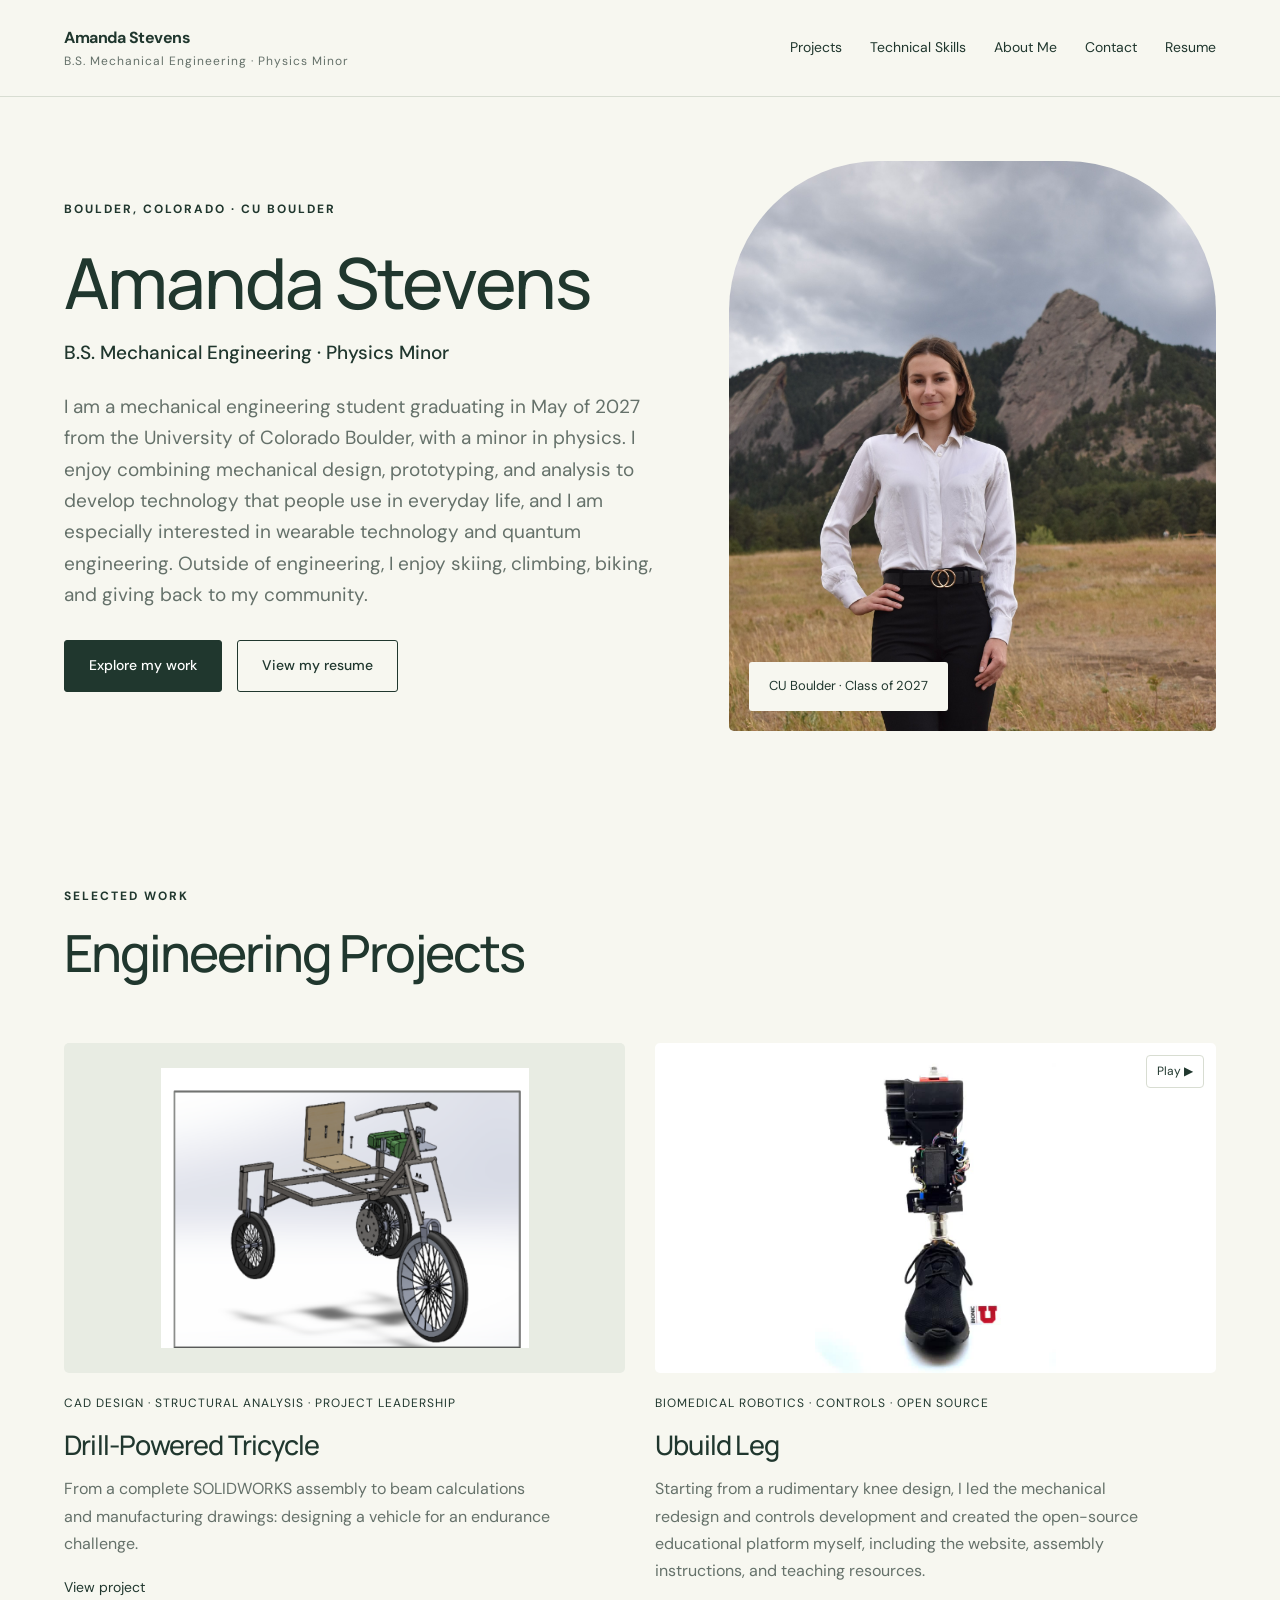
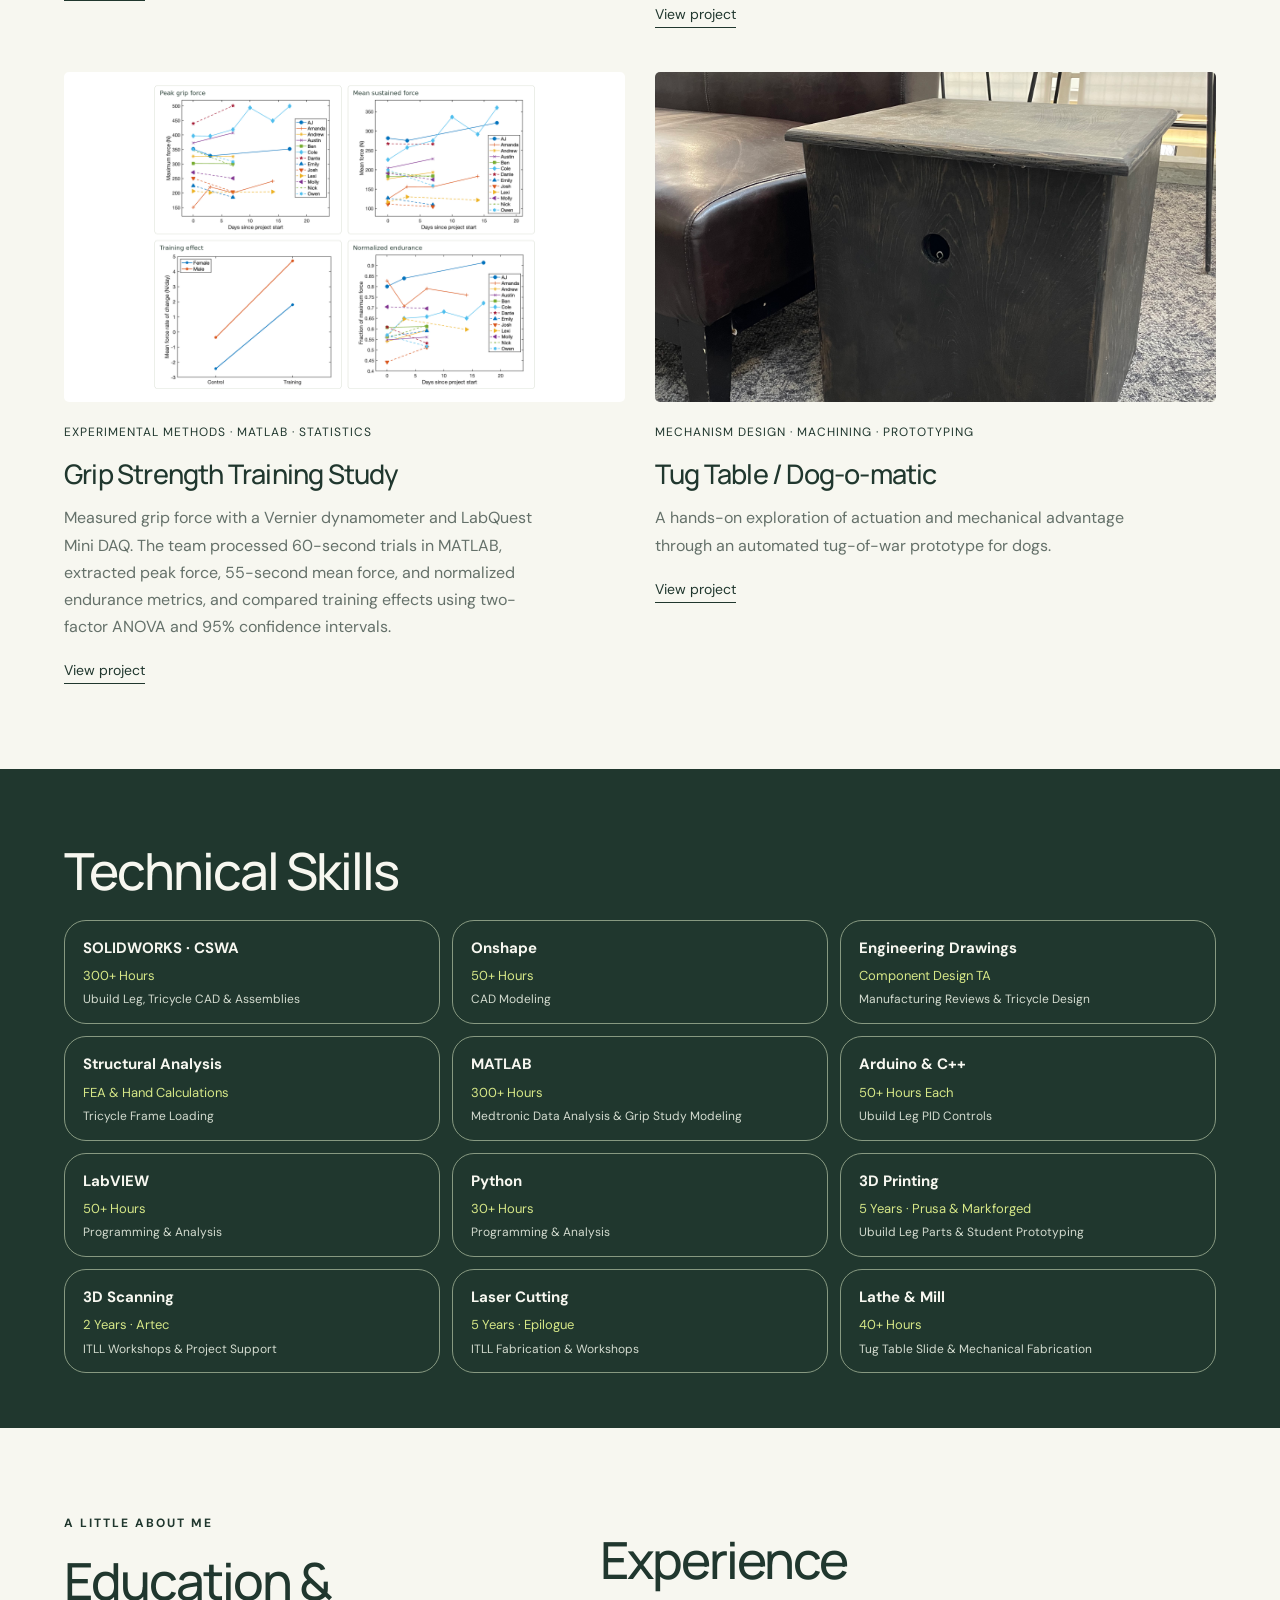
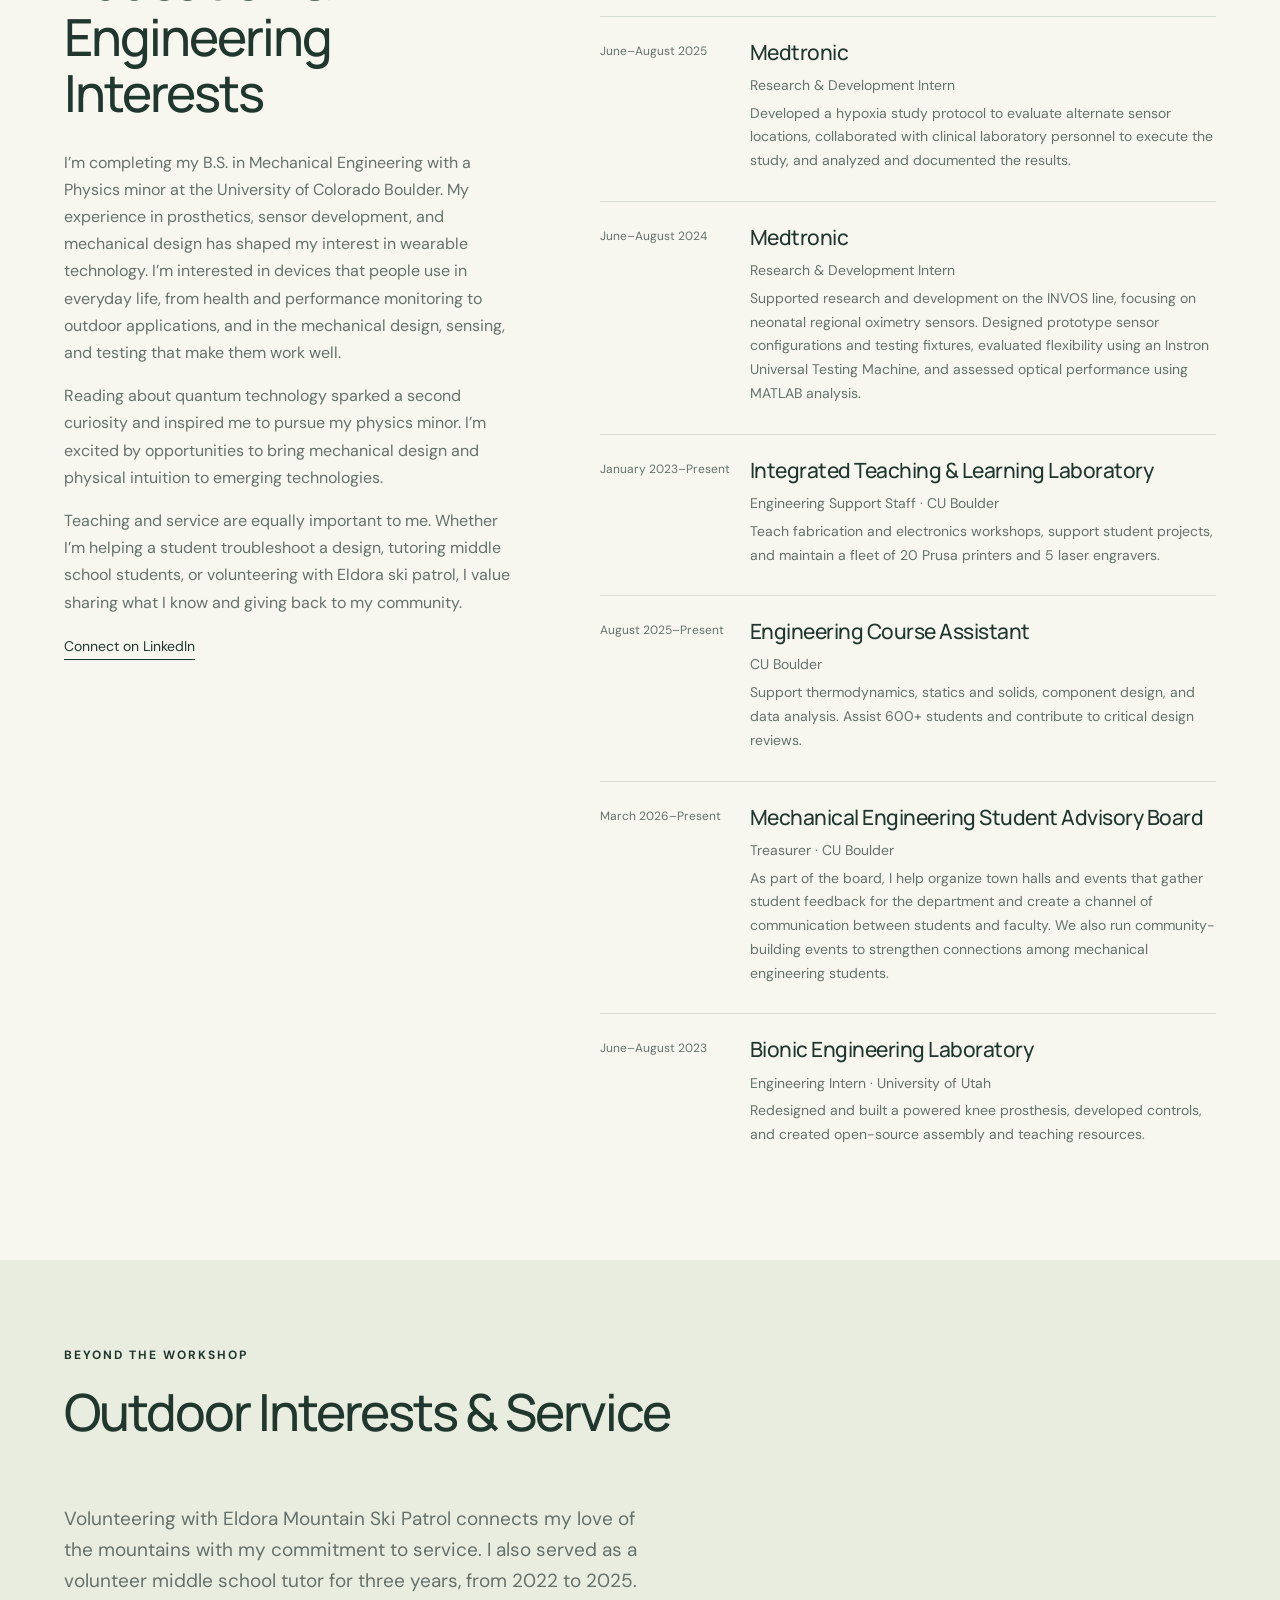
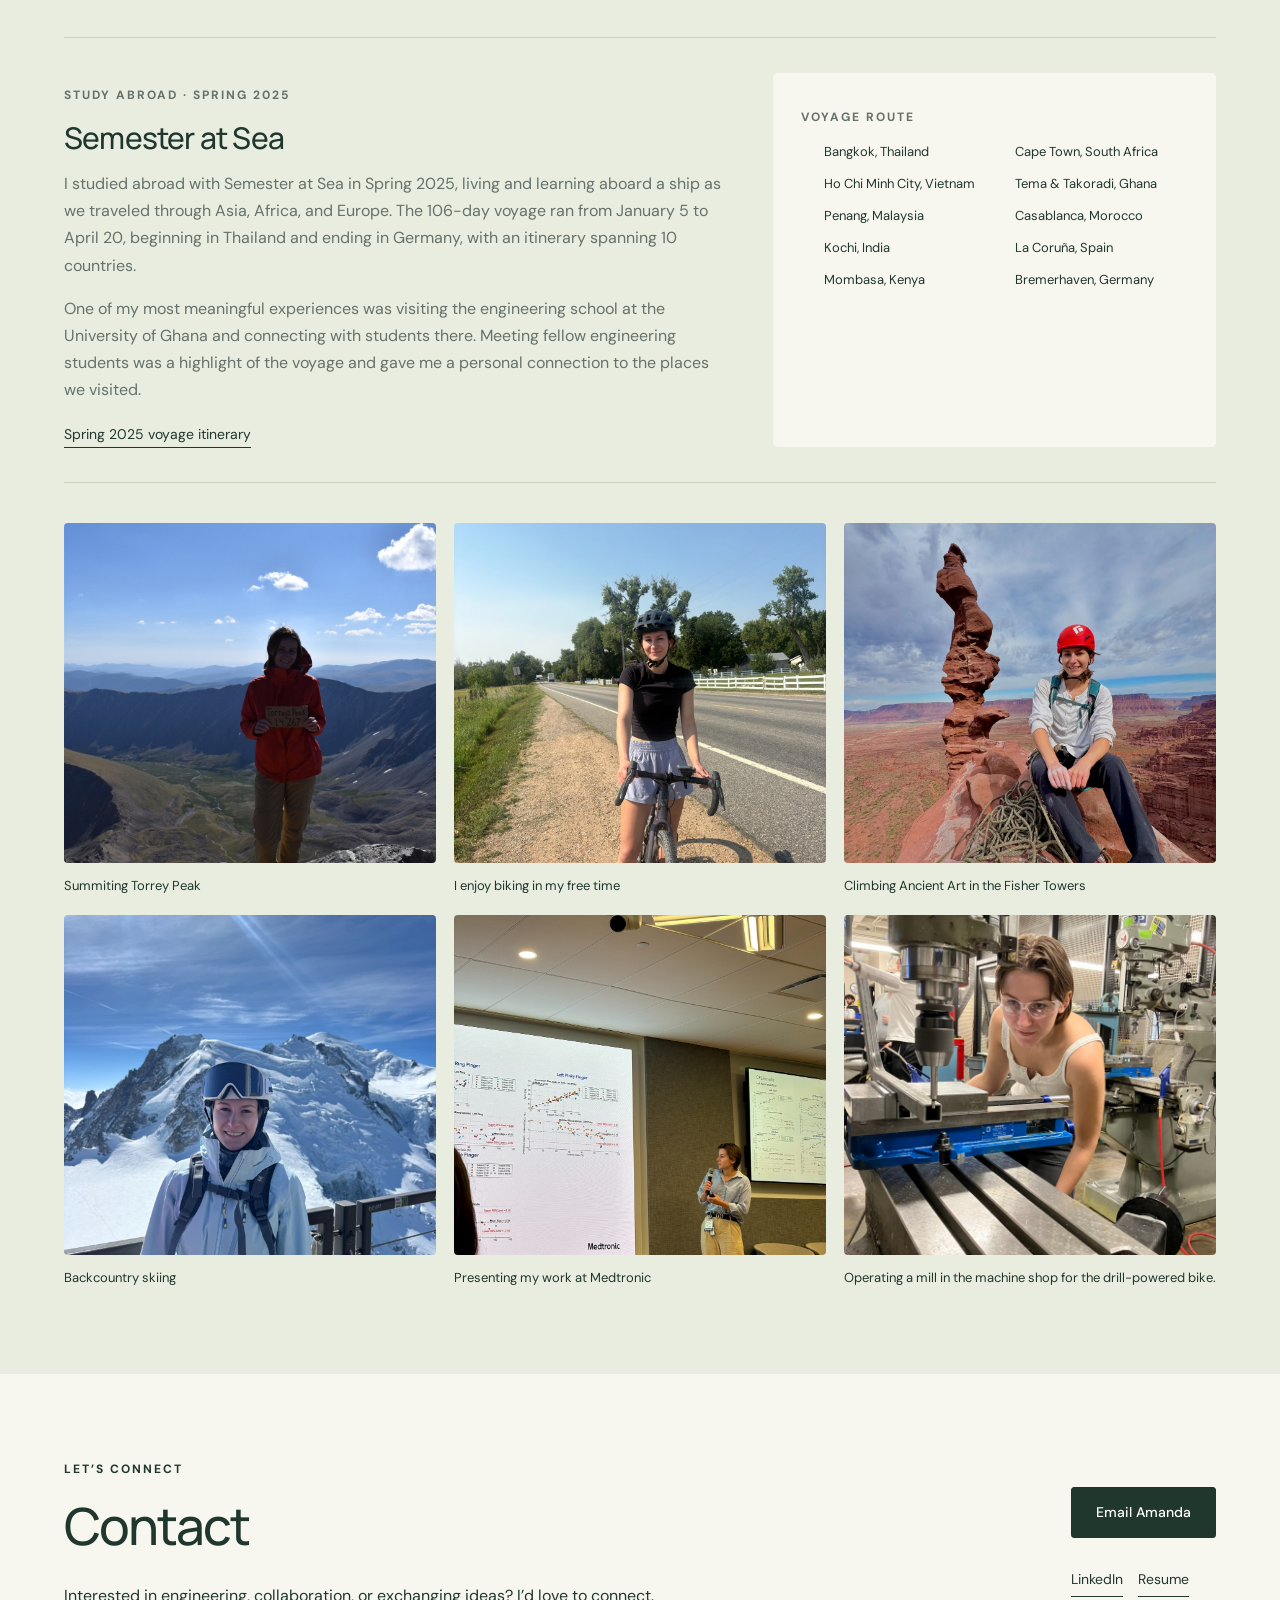
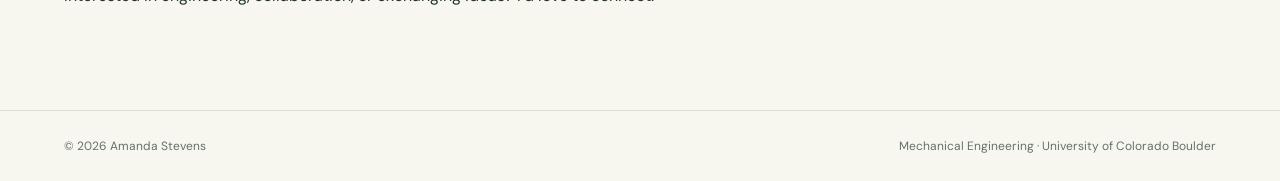
<file: index.html>
<!doctype html><html lang="en"><head><meta charset="UTF-8"><meta name="viewport" content="width=device-width, initial-scale=1"><title>Mechanical Engineering Portfolio | Amanda Stevens</title><meta name="description" content="Amanda Stevens — mechanical engineering student at CU Boulder, physics minor, and designer interested in wearable technology, mechanical design, and quantum engineering. Explore CAD, structural analysis, robotics, and experimental projects."><meta name="theme-color" content="#20372e"><link rel="stylesheet" href="style.css"><!-- Google tag (gtag.js) -->
<script async src="https://www.googletagmanager.com/gtag/js?id=G-PT2MH5VKX5"></script>
<script>
  window.dataLayer = window.dataLayer || [];
  function gtag(){dataLayer.push(arguments);}
  gtag('js', new Date());
  gtag('config', 'G-PT2MH5VKX5');
</script>
</head><body><a class="skip" href="#main">Skip to content</a><header><div class="nav"><a class="brand" href="index.html">Amanda Stevens<small>B.S. Mechanical Engineering · Physics Minor</small></a><nav aria-label="Main navigation"><a href="#projects">Projects</a><a href="#skills">Technical Skills</a><a href="#about">About Me</a><a href="#contact">Contact</a><a href="assets/resume.pdf" target="_blank" rel="noopener">Resume</a></nav></div></header><main id="main"><div class="container"><section class="hero"><div><div class="eyebrow">Boulder, Colorado · CU Boulder</div><h1>Amanda Stevens</h1><p class="degree-line">B.S. Mechanical Engineering · Physics Minor</p><p class="lead">I am a mechanical engineering student graduating in May of 2027 from the University of Colorado Boulder, with a minor in physics. I enjoy combining mechanical design, prototyping, and analysis to develop technology that people use in everyday life, and I am especially interested in wearable technology and quantum engineering. Outside of engineering, I enjoy skiing, climbing, biking, and giving back to my community.</p><div class="actions"><a class="button" href="#projects">Explore my work</a><a class="button secondary" href="assets/resume.pdf" target="_blank" rel="noopener">View my resume</a></div></div><div class="hero-visual"><img src="assets/amanda-portrait.jpg" alt="Amanda Stevens standing in front of the Boulder Flatirons" fetchpriority="high"><div class="image-label">CU Boulder · Class of 2027</div></div></section><section id="projects"><div class="section-head"><div><div class="eyebrow">Selected work</div><h2>Engineering Projects</h2></div></div><div class="projects"><article class="project"><a href="tricycle.html"><div class="project-image cad"><img src="assets/tricycle.png" alt="Drill-Powered Tricycle project" loading="lazy"></div><div class="label"><span>CAD design · Structural analysis · Project leadership</span></div><h3>Drill-Powered Tricycle</h3><p>From a complete SOLIDWORKS assembly to beam calculations and manufacturing drawings: designing a vehicle for an endurance challenge.</p><span class="project-link">View project</span></a></article><article class="project leg-video-project"><a href="ubuild-leg.html"><div class="project-image leg-video"><video id="leg-rotation" autoplay muted loop playsinline preload="metadata" poster="assets/ubuild-leg-rotation-poster.jpg" aria-label="Rotating view of the Ubuild Leg powered prosthesis"><source src="assets/ubuild-leg-rotation.mp4" type="video/mp4"></video></div><div class="label"><span>Biomedical robotics · Controls · Open source</span></div><h3>Ubuild Leg</h3><p>Starting from a rudimentary knee design, I led the mechanical redesign and controls development and created the open-source educational platform myself, including the website, assembly instructions, and teaching resources.</p><span class="project-link">View project</span></a><button id="leg-video-toggle" class="video-toggle" type="button" aria-controls="leg-rotation" aria-label="Pause rotating prosthesis video">Pause ⏸</button></article><article class="project"><a href="grip-strength.html"><div class="project-image cad results-cover"><img src="assets/grip-results-four-panel.png" alt="Four results plots: peak grip force, mean sustained force, training effect, and normalized endurance" loading="lazy"></div><div class="label"><span>Experimental methods · MATLAB · Statistics</span></div><h3>Grip Strength Training Study</h3><p>Measured grip force with a Vernier dynamometer and LabQuest Mini DAQ. The team processed 60-second trials in MATLAB, extracted peak force, 55-second mean force, and normalized endurance metrics, and compared training effects using two-factor ANOVA and 95% confidence intervals.</p><span class="project-link">View project</span></a></article><article class="project"><a href="tug-table.html"><div class="project-image "><img src="assets/tug.png" alt="Tug Table / Dog-o-matic project" loading="lazy"></div><div class="label"><span>Mechanism design · Machining · Prototyping</span></div><h3>Tug Table / Dog-o-matic</h3><p>A hands-on exploration of actuation and mechanical advantage through an automated tug-of-war prototype for dogs.</p><span class="project-link">View project</span></a></article></div></section></div><section class="skills-section" id="skills"><div class="container"><h2>Technical Skills</h2><div class="skill-bubbles"><div class="skill-bubble"><strong>SOLIDWORKS · CSWA</strong><span>300+ Hours</span><small>Ubuild Leg, Tricycle CAD &amp; Assemblies</small></div><div class="skill-bubble"><strong>Onshape</strong><span>50+ Hours</span><small>CAD Modeling</small></div><div class="skill-bubble"><strong>Engineering Drawings</strong><span>Component Design TA</span><small>Manufacturing Reviews &amp; Tricycle Design</small></div><div class="skill-bubble"><strong>Structural Analysis</strong><span>FEA &amp; Hand Calculations</span><small>Tricycle Frame Loading</small></div><div class="skill-bubble"><strong>MATLAB</strong><span>300+ Hours</span><small>Medtronic Data Analysis &amp; Grip Study Modeling</small></div><div class="skill-bubble"><strong>Arduino &amp; C++</strong><span>50+ Hours Each</span><small>Ubuild Leg PID Controls</small></div><div class="skill-bubble"><strong>LabVIEW</strong><span>50+ Hours</span><small>Programming &amp; Analysis</small></div><div class="skill-bubble"><strong>Python</strong><span>30+ Hours</span><small>Programming &amp; Analysis</small></div><div class="skill-bubble"><strong>3D Printing</strong><span>5 Years · Prusa &amp; Markforged</span><small>Ubuild Leg Parts &amp; Student Prototyping</small></div><div class="skill-bubble"><strong>3D Scanning</strong><span>2 Years · Artec</span><small>ITLL Workshops &amp; Project Support</small></div><div class="skill-bubble"><strong>Laser Cutting</strong><span>5 Years · Epilogue</span><small>ITLL Fabrication &amp; Workshops</small></div><div class="skill-bubble"><strong>Lathe &amp; Mill</strong><span>40+ Hours</span><small>Tug Table Slide &amp; Mechanical Fabrication</small></div></div></div></section><div class="container"><section id="about" class="about-grid"><div><div class="eyebrow">A little about me</div><h2>Education & Engineering Interests</h2><p>I’m completing my B.S. in Mechanical Engineering with a Physics minor at the University of Colorado Boulder. My experience in prosthetics, sensor development, and mechanical design has shaped my interest in wearable technology. I’m interested in devices that people use in everyday life, from health and performance monitoring to outdoor applications, and in the mechanical design, sensing, and testing that make them work well.</p><p>Reading about quantum technology sparked a second curiosity and inspired me to pursue my physics minor. I’m excited by opportunities to bring mechanical design and physical intuition to emerging technologies.</p><p>Teaching and service are equally important to me. Whether I’m helping a student troubleshoot a design, tutoring middle school students, or volunteering with Eldora ski patrol, I value sharing what I know and giving back to my community.</p><a class="project-link" href="https://www.linkedin.com/in/amanda-stevens497" target="_blank" rel="noopener">Connect on LinkedIn</a></div><div><h2>Experience</h2><div class="experience"><span class="date">June–August 2025</span><div><h3>Medtronic</h3><p>Research & Development Intern</p><p>Developed a hypoxia study protocol to evaluate alternate sensor locations, collaborated with clinical laboratory personnel to execute the study, and analyzed and documented the results.</p></div></div><div class="experience"><span class="date">June–August 2024</span><div><h3>Medtronic</h3><p>Research & Development Intern</p><p>Supported research and development on the INVOS line, focusing on neonatal regional oximetry sensors. Designed prototype sensor configurations and testing fixtures, evaluated flexibility using an Instron Universal Testing Machine, and assessed optical performance using MATLAB analysis.</p></div></div><div class="experience"><span class="date">January 2023–Present</span><div><h3>Integrated Teaching & Learning Laboratory</h3><p>Engineering Support Staff · CU Boulder</p><p>Teach fabrication and electronics workshops, support student projects, and maintain a fleet of 20 Prusa printers and 5 laser engravers.</p></div></div><div class="experience"><span class="date">August 2025–Present</span><div><h3>Engineering Course Assistant</h3><p>CU Boulder</p><p>Support thermodynamics, statics and solids, component design, and data analysis. Assist 600+ students and contribute to critical design reviews.</p></div></div><div class="experience"><span class="date">March 2026–Present</span><div><h3>Mechanical Engineering Student Advisory Board</h3><p>Treasurer · CU Boulder</p><p>As part of the board, I help organize town halls and events that gather student feedback for the department and create a channel of communication between students and faculty. We also run community-building events to strengthen connections among mechanical engineering students.</p></div></div><div class="experience"><span class="date">June–August 2023</span><div><h3>Bionic Engineering Laboratory</h3><p>Engineering Intern · University of Utah</p><p>Redesigned and built a powered knee prosthesis, developed controls, and created open-source assembly and teaching resources.</p></div></div></div></section></div><section class="passions"><div class="container"><div class="section-head"><div><div class="eyebrow">Beyond the workshop</div><h2>Outdoor Interests & Service</h2></div></div><p class="lead">Volunteering with Eldora Mountain Ski Patrol connects my love of the mountains with my commitment to service. I also served as a volunteer middle school tutor for three years, from 2022 to 2025.</p><div class="sea-section"><div><p class="eyebrow">Study abroad · Spring 2025</p><h3>Semester at Sea</h3><p>I studied abroad with Semester at Sea in Spring 2025, living and learning aboard a ship as we traveled through Asia, Africa, and Europe. The 106-day voyage ran from January 5 to April 20, beginning in Thailand and ending in Germany, with an itinerary spanning 10 countries.</p><p>One of my most meaningful experiences was visiting the engineering school at the University of Ghana and connecting with students there. Meeting fellow engineering students was a highlight of the voyage and gave me a personal connection to the places we visited.</p><a class="project-link" href="https://www.semesteratsea.org/voyages/spring-2025/" target="_blank" rel="noopener">Spring 2025 voyage itinerary</a></div><div class="sea-route"><p class="eyebrow">Voyage route</p><ul><li>Bangkok, Thailand</li><li>Ho Chi Minh City, Vietnam</li><li>Penang, Malaysia</li><li>Kochi, India</li><li>Mombasa, Kenya</li><li>Cape Town, South Africa</li><li>Tema & Takoradi, Ghana</li><li>Casablanca, Morocco</li><li>La Coruña, Spain</li><li>Bremerhaven, Germany</li></ul></div></div><div class="gallery"><figure><img src="assets/DSC_0092.jpg" alt="Amanda standing on a mountain summit" loading="lazy"><figcaption>Summiting Torrey Peak</figcaption></figure><figure><img src="assets/IMG_5683.jpg" alt="Amanda with her bicycle beside a trail" loading="lazy"><figcaption>I enjoy biking in my free time</figcaption></figure><figure><img src="assets/IMG_4238.jpg" alt="Amanda climbing among desert rock towers" loading="lazy"><figcaption>Climbing Ancient Art in the Fisher Towers</figcaption></figure><figure><img src="assets/IMG_1071.jpg" alt="Amanda with ski gear in the snowy mountains" loading="lazy"><figcaption>Backcountry skiing</figcaption></figure><figure><img class="presentation-photo" src="assets/IMG_0590.jpg" alt="Amanda presenting engineering work at Medtronic" loading="lazy"><figcaption>Presenting my work at Medtronic</figcaption></figure><figure><img src="assets/bike-machine-shop.jpeg" alt="Amanda operating a mill in the machine shop for the drill-powered bike" loading="lazy"><figcaption>Operating a mill in the machine shop for the drill-powered bike.</figcaption></figure></div></div></section><div class="container"><section id="contact" class="contact"><div><div class="eyebrow">Let’s connect</div><h2>Contact</h2><p>Interested in engineering, collaboration, or exchanging ideas? I’d love to connect.</p></div><div><a class="button" href="mailto:amanda.stevens1038@gmail.com">Email Amanda</a><div class="actions"><a class="project-link" href="https://www.linkedin.com/in/amanda-stevens497" target="_blank" rel="noopener">LinkedIn</a><a class="project-link" href="assets/resume.pdf" target="_blank" rel="noopener">Resume</a></div></div></section></div></main><footer><div class="container footer-row"><span>© 2026 Amanda Stevens</span><span>Mechanical Engineering · University of Colorado Boulder</span></div></footer><script>const legVideo=document.getElementById("leg-rotation"),legToggle=document.getElementById("leg-video-toggle");function updateLegToggle(){legToggle.textContent=legVideo.paused?"Play ▶":"Pause ⏸";legToggle.setAttribute("aria-label",legVideo.paused?"Play rotating prosthesis video":"Pause rotating prosthesis video")}legToggle.addEventListener("click",()=>{if(legVideo.paused)legVideo.play().catch(()=>{});else legVideo.pause()});legVideo.addEventListener("play",updateLegToggle);legVideo.addEventListener("pause",updateLegToggle);if(matchMedia("(prefers-reduced-motion: reduce)").matches){legVideo.autoplay=false;legVideo.pause()}updateLegToggle();</script></body></html>
</file>
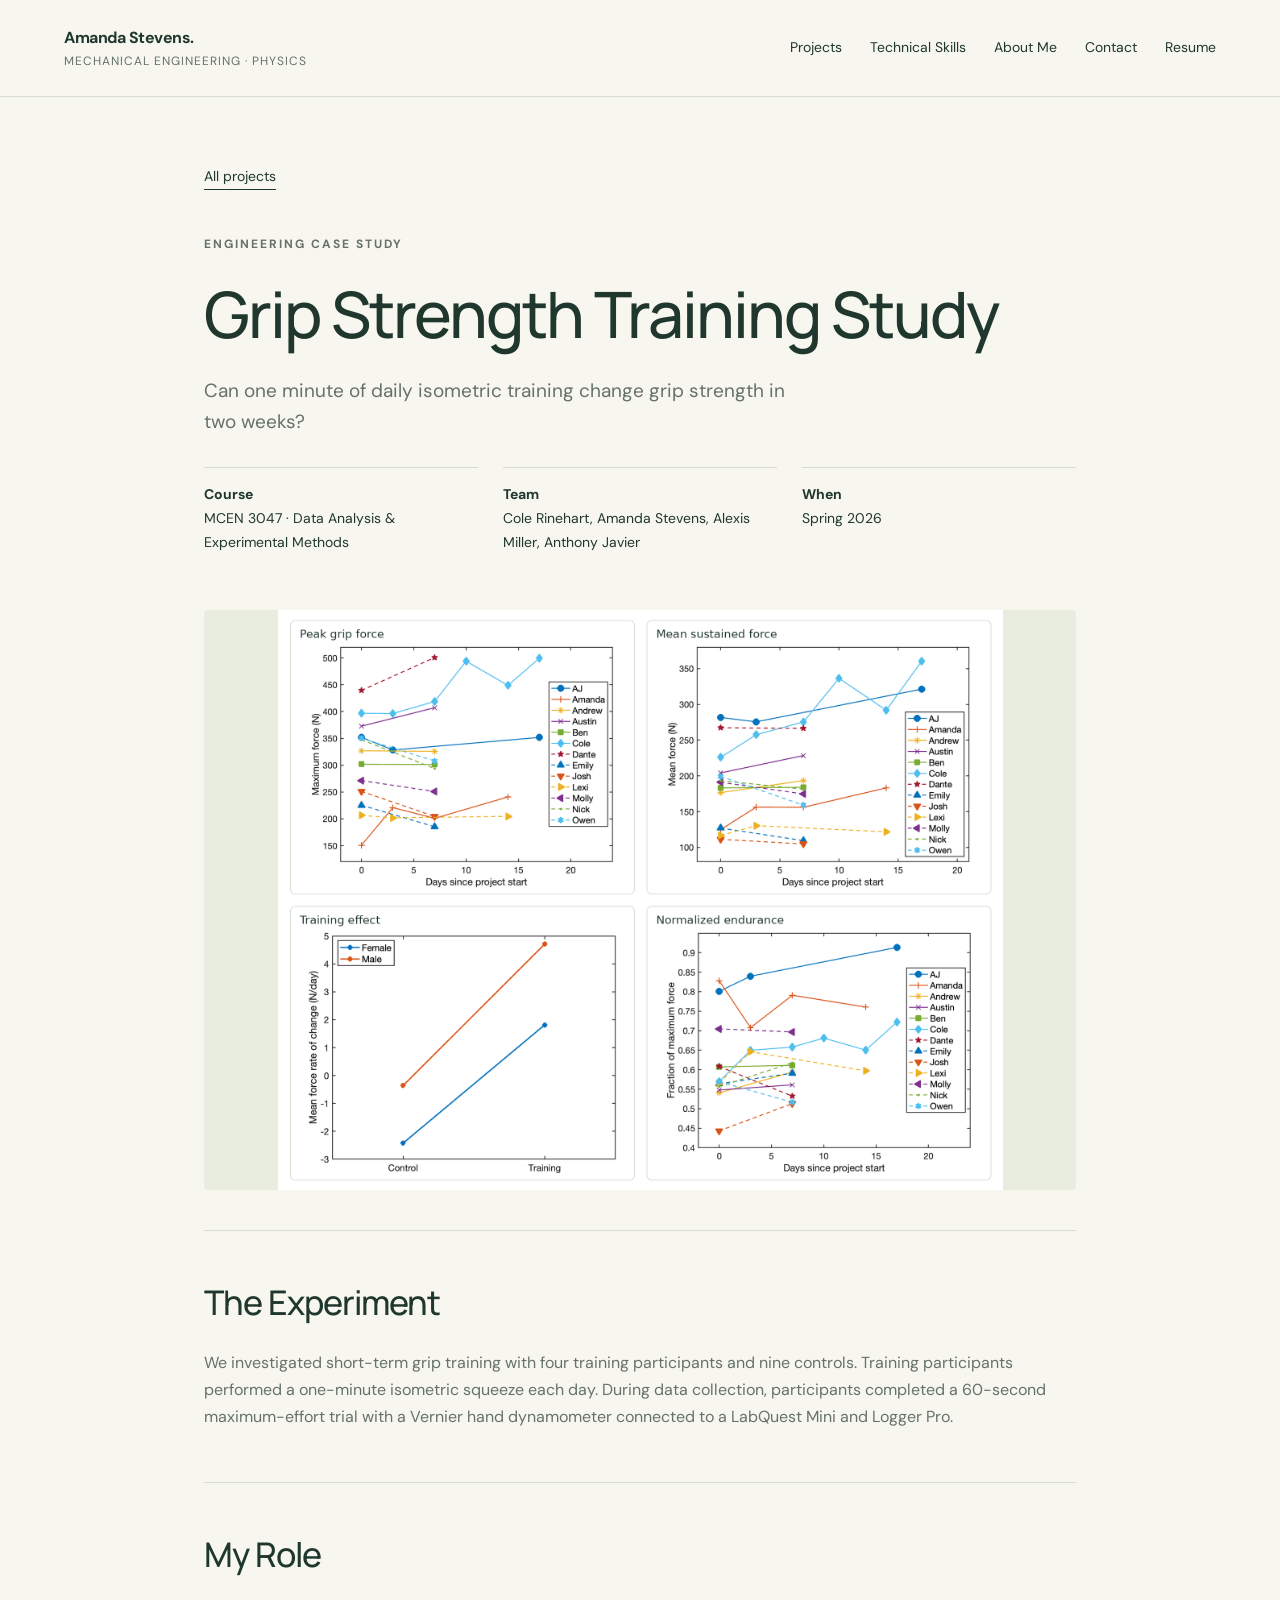
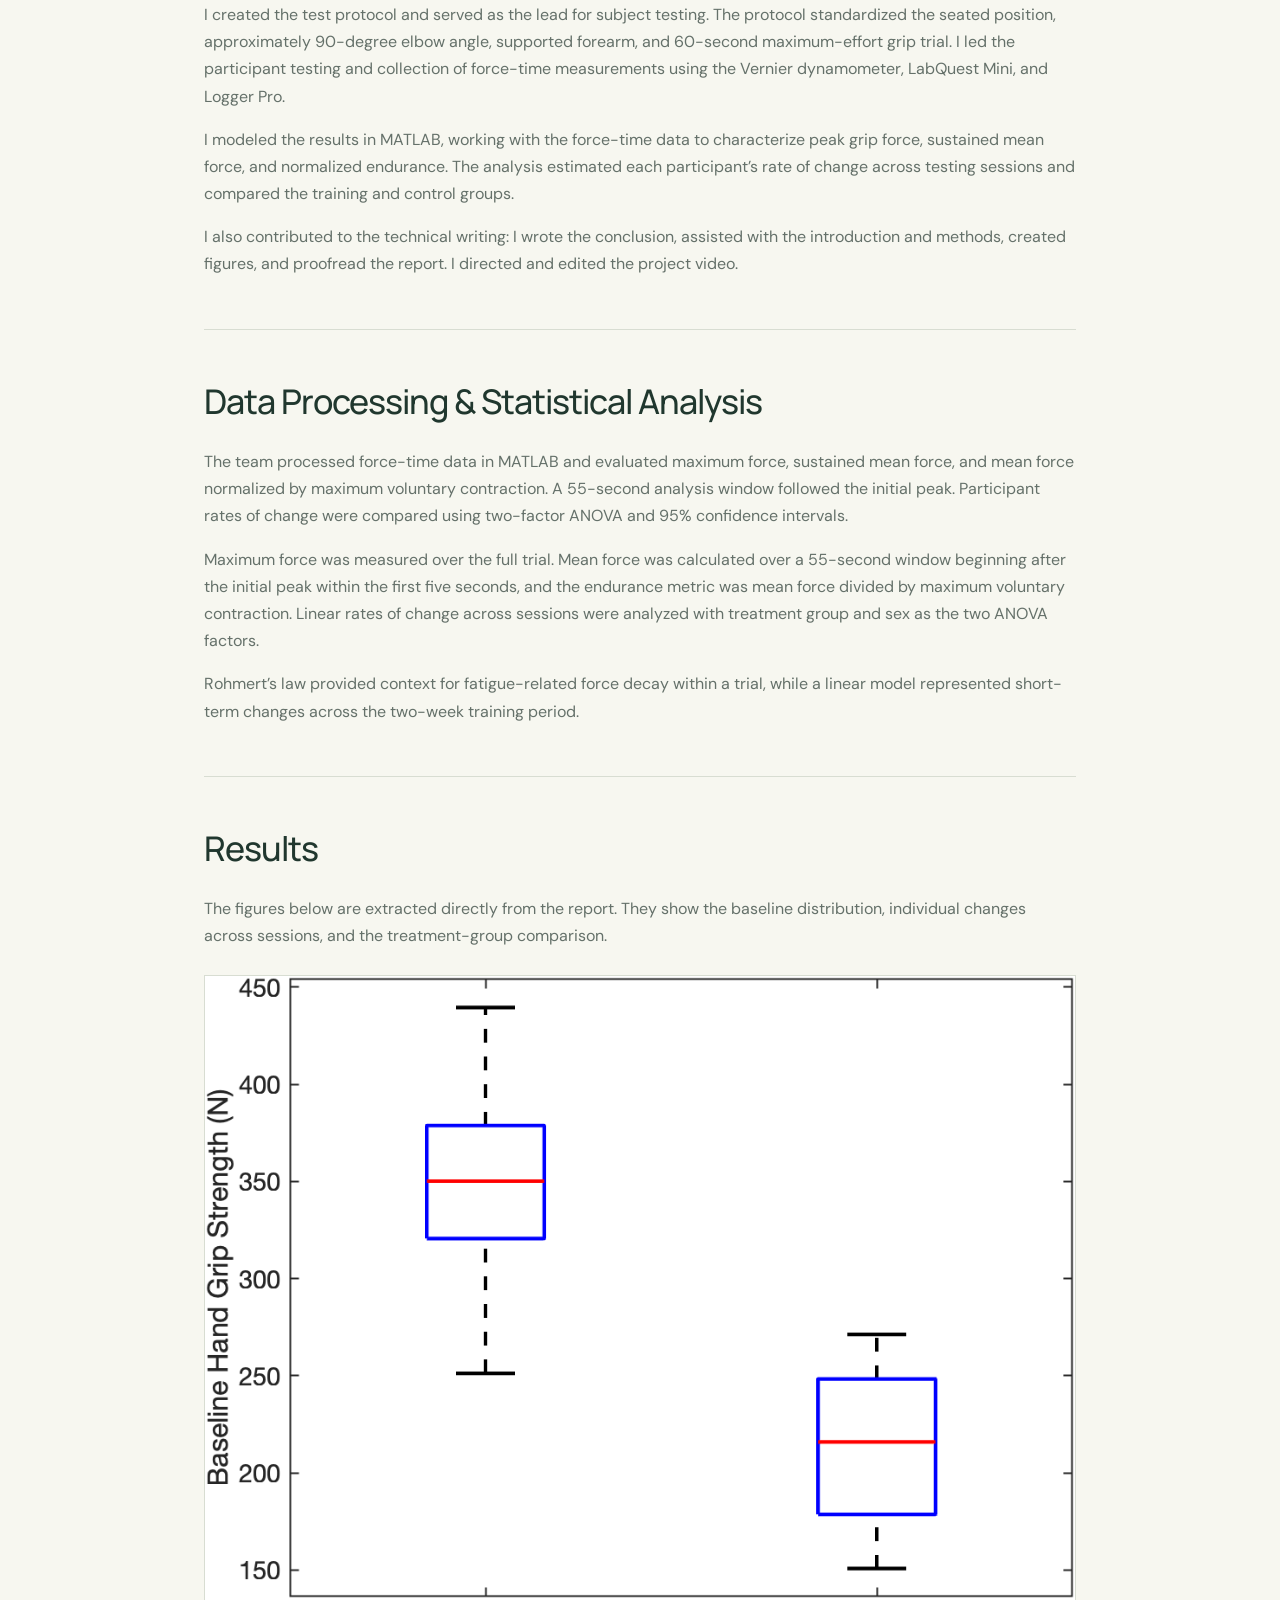
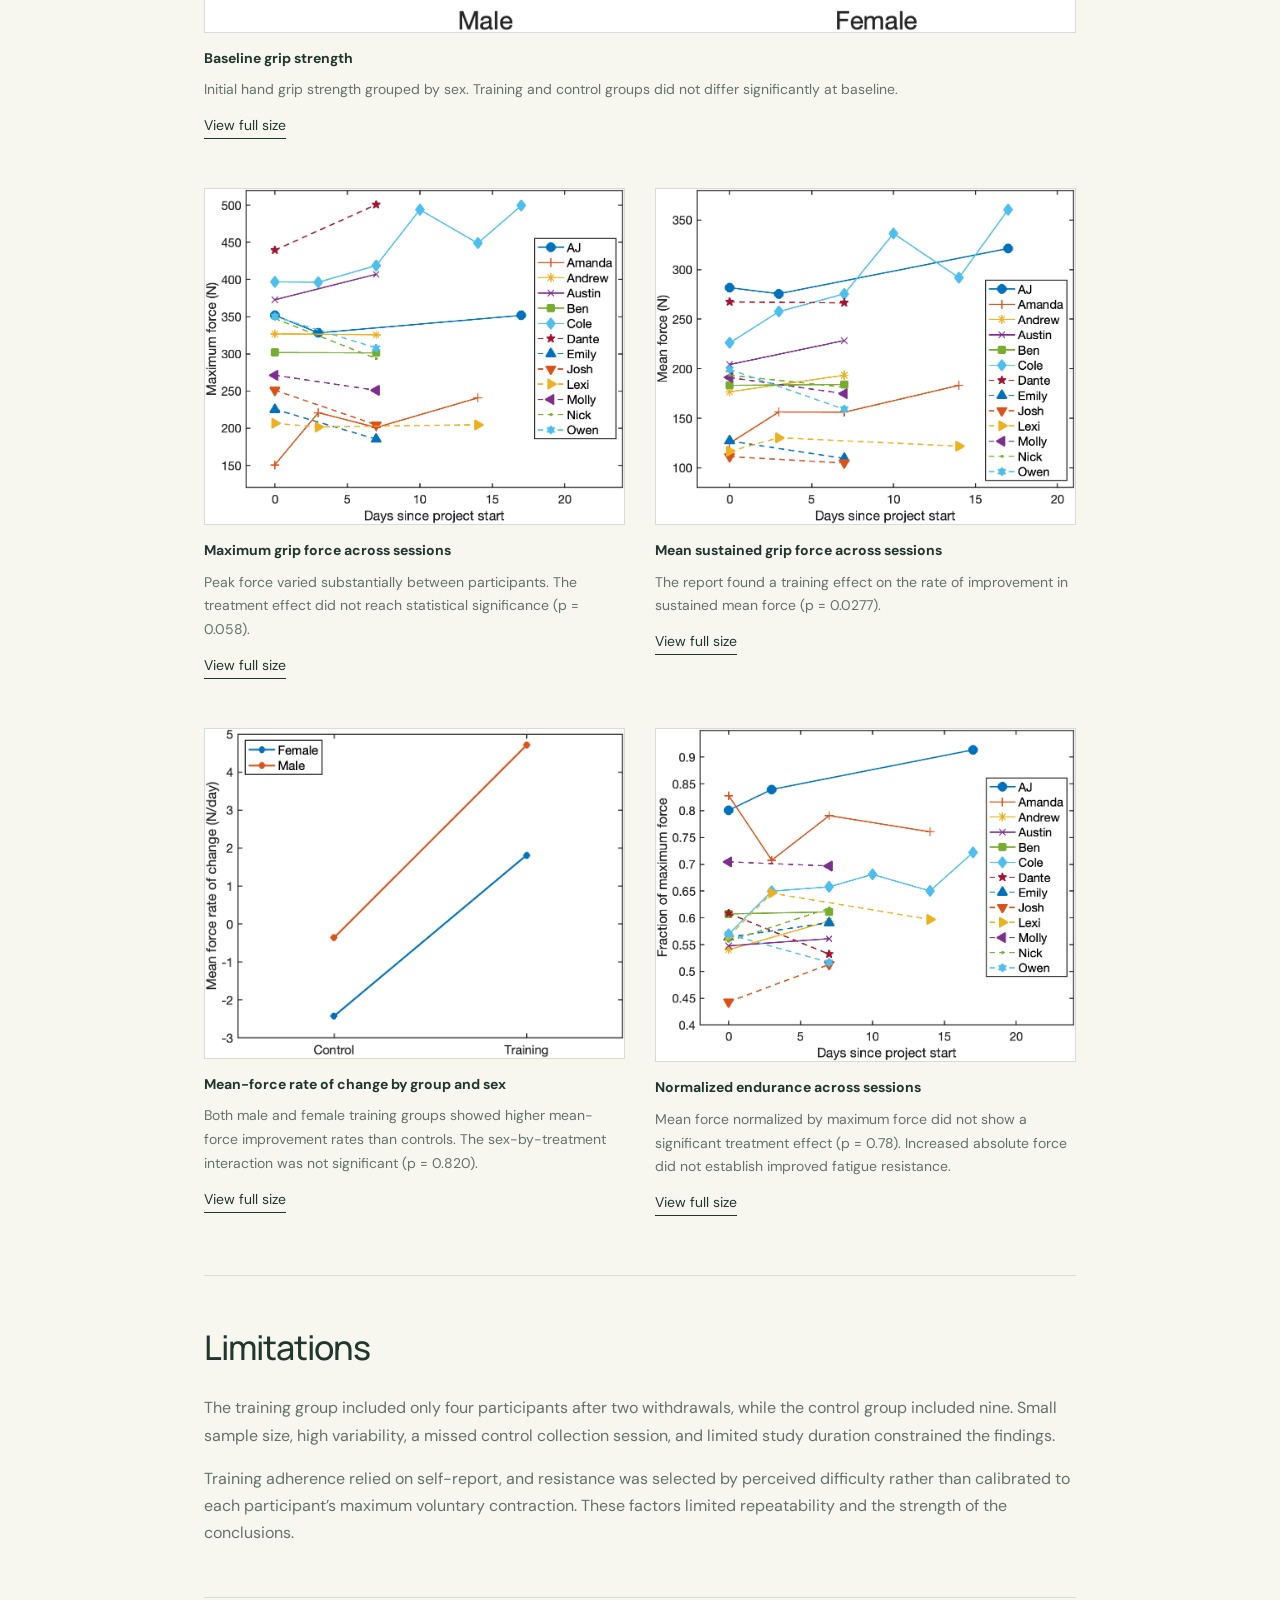
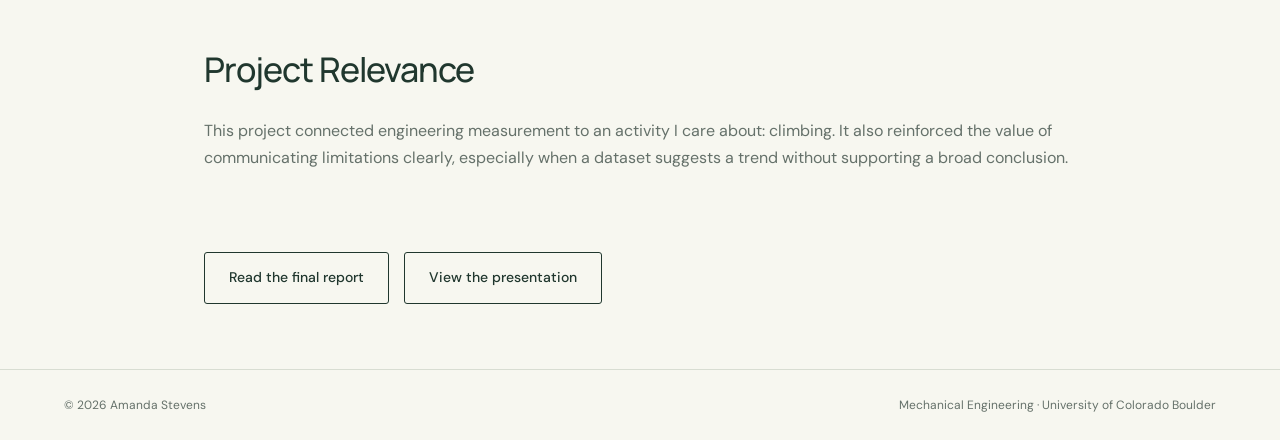
<file: grip-strength.html>
<!doctype html><html lang="en"><head><meta charset="UTF-8"><meta name="viewport" content="width=device-width, initial-scale=1"><title>Grip Strength Training Study | Amanda Stevens</title><meta name="description" content="Amanda Stevens — mechanical engineering student at CU Boulder, physics minor, and designer interested in wearable technology, mechanical design, and quantum engineering. Explore CAD, structural analysis, robotics, and experimental projects."><meta name="theme-color" content="#20372e"><link rel="stylesheet" href="style.css"><!-- Google tag (gtag.js) -->
<script async src="https://www.googletagmanager.com/gtag/js?id=G-PT2MH5VKX5"></script>
<script>
  window.dataLayer = window.dataLayer || [];
  function gtag(){dataLayer.push(arguments);}
  gtag('js', new Date());
  gtag('config', 'G-PT2MH5VKX5');
</script>
</head><body><a class="skip" href="#main">Skip to content</a><header><div class="nav"><a class="brand" href="index.html">Amanda Stevens<span aria-hidden="true">.</span><small>MECHANICAL ENGINEERING · PHYSICS</small></a><nav aria-label="Main navigation"><a href="index.html#projects">Projects</a><a href="index.html#skills">Technical Skills</a><a href="index.html#about">About Me</a><a href="index.html#contact">Contact</a><a href="assets/resume.pdf" target="_blank" rel="noopener">Resume</a></nav></div></header><main id="main" class="case"><a class="project-link" href="index.html#projects">All projects</a><p class="eyebrow" style="margin-top:45px">Engineering case study</p><h1>Grip Strength Training Study</h1><p class="lead">Can one minute of daily isometric training change grip strength in two weeks?</p><div class="facts"><div><b>Course</b>MCEN 3047 · Data Analysis & Experimental Methods</div><div><b>Team</b>Cole Rinehart, Amanda Stevens, Alexis Miller, Anthony Javier</div><div><b>When</b>Spring 2026</div></div><img class="case-hero" src="assets/grip-results-four-panel.png" alt="Four results plots: peak grip force, mean sustained force, training effect, and normalized endurance"><div><section><h2>The Experiment</h2><p>We investigated short-term grip training with four training participants and nine controls. Training participants performed a one-minute isometric squeeze each day. During data collection, participants completed a 60-second maximum-effort trial with a Vernier hand dynamometer connected to a LabQuest Mini and Logger Pro.</p></section><section><h2>My Role</h2><p>I created the test protocol and served as the lead for subject testing. The protocol standardized the seated position, approximately 90-degree elbow angle, supported forearm, and 60-second maximum-effort grip trial. I led the participant testing and collection of force-time measurements using the Vernier dynamometer, LabQuest Mini, and Logger Pro.</p><p>I modeled the results in MATLAB, working with the force-time data to characterize peak grip force, sustained mean force, and normalized endurance. The analysis estimated each participant’s rate of change across testing sessions and compared the training and control groups.</p><p>I also contributed to the technical writing: I wrote the conclusion, assisted with the introduction and methods, created figures, and proofread the report. I directed and edited the project video.</p></section><section><h2>Data Processing & Statistical Analysis</h2><p>The team processed force-time data in MATLAB and evaluated maximum force, sustained mean force, and mean force normalized by maximum voluntary contraction. A 55-second analysis window followed the initial peak. Participant rates of change were compared using two-factor ANOVA and 95% confidence intervals.</p><p>Maximum force was measured over the full trial. Mean force was calculated over a 55-second window beginning after the initial peak within the first five seconds, and the endurance metric was mean force divided by maximum voluntary contraction. Linear rates of change across sessions were analyzed with treatment group and sex as the two ANOVA factors.</p><p>Rohmert’s law provided context for fatigue-related force decay within a trial, while a linear model represented short-term changes across the two-week training period.</p></section><section><h2>Results</h2><p>The figures below are extracted directly from the report. They show the baseline distribution, individual changes across sessions, and the treatment-group comparison.</p><figure class="review-figure"><a href="assets/grip-baseline.png" target="_blank" rel="noopener" aria-label="Open Baseline grip strength figure at full size"><img src="assets/grip-baseline.png" alt="Baseline grip strength" loading="lazy"></a><figcaption><strong>Baseline grip strength</strong><p>Initial hand grip strength grouped by sex. Training and control groups did not differ significantly at baseline.</p><a class="project-link" href="assets/grip-baseline.png" target="_blank" rel="noopener">View full size</a></figcaption></figure><div class="review-grid"><figure class="review-figure"><a href="assets/grip-maximum-force.png" target="_blank" rel="noopener" aria-label="Open Maximum grip force across sessions figure at full size"><img src="assets/grip-maximum-force.png" alt="Maximum grip force across sessions" loading="lazy"></a><figcaption><strong>Maximum grip force across sessions</strong><p>Peak force varied substantially between participants. The treatment effect did not reach statistical significance (p = 0.058).</p><a class="project-link" href="assets/grip-maximum-force.png" target="_blank" rel="noopener">View full size</a></figcaption></figure><figure class="review-figure"><a href="assets/grip-mean-force.png" target="_blank" rel="noopener" aria-label="Open Mean sustained grip force across sessions figure at full size"><img src="assets/grip-mean-force.png" alt="Mean sustained grip force across sessions" loading="lazy"></a><figcaption><strong>Mean sustained grip force across sessions</strong><p>The report found a training effect on the rate of improvement in sustained mean force (p = 0.0277).</p><a class="project-link" href="assets/grip-mean-force.png" target="_blank" rel="noopener">View full size</a></figcaption></figure></div><div class="review-grid"><figure class="review-figure"><a href="assets/grip-interaction.png" target="_blank" rel="noopener" aria-label="Open Mean-force rate of change by group and sex figure at full size"><img src="assets/grip-interaction.png" alt="Mean-force rate of change by group and sex" loading="lazy"></a><figcaption><strong>Mean-force rate of change by group and sex</strong><p>Both male and female training groups showed higher mean-force improvement rates than controls. The sex-by-treatment interaction was not significant (p = 0.820).</p><a class="project-link" href="assets/grip-interaction.png" target="_blank" rel="noopener">View full size</a></figcaption></figure><figure class="review-figure"><a href="assets/grip-endurance.png" target="_blank" rel="noopener" aria-label="Open Normalized endurance across sessions figure at full size"><img src="assets/grip-endurance.png" alt="Normalized endurance across sessions" loading="lazy"></a><figcaption><strong>Normalized endurance across sessions</strong><p>Mean force normalized by maximum force did not show a significant treatment effect (p = 0.78). Increased absolute force did not establish improved fatigue resistance.</p><a class="project-link" href="assets/grip-endurance.png" target="_blank" rel="noopener">View full size</a></figcaption></figure></div></section><section><h2>Limitations</h2><p>The training group included only four participants after two withdrawals, while the control group included nine. Small sample size, high variability, a missed control collection session, and limited study duration constrained the findings.</p><p>Training adherence relied on self-report, and resistance was selected by perceived difficulty rather than calibrated to each participant’s maximum voluntary contraction. These factors limited repeatability and the strength of the conclusions.</p></section><section><h2>Project Relevance</h2><p>This project connected engineering measurement to an activity I care about: climbing. It also reinforced the value of communicating limitations clearly, especially when a dataset suggests a trend without supporting a broad conclusion.</p></section></div><div class="actions"><a class="button secondary" href="assets/grip-report.pdf" target="_blank" rel="noopener">Read the final report</a><a class="button secondary" href="assets/grip-presentation.pdf" target="_blank" rel="noopener">View the presentation</a></div></main><footer><div class="container footer-row"><span>© 2026 Amanda Stevens</span><span>Mechanical Engineering · University of Colorado Boulder</span></div></footer></body></html>
</file>
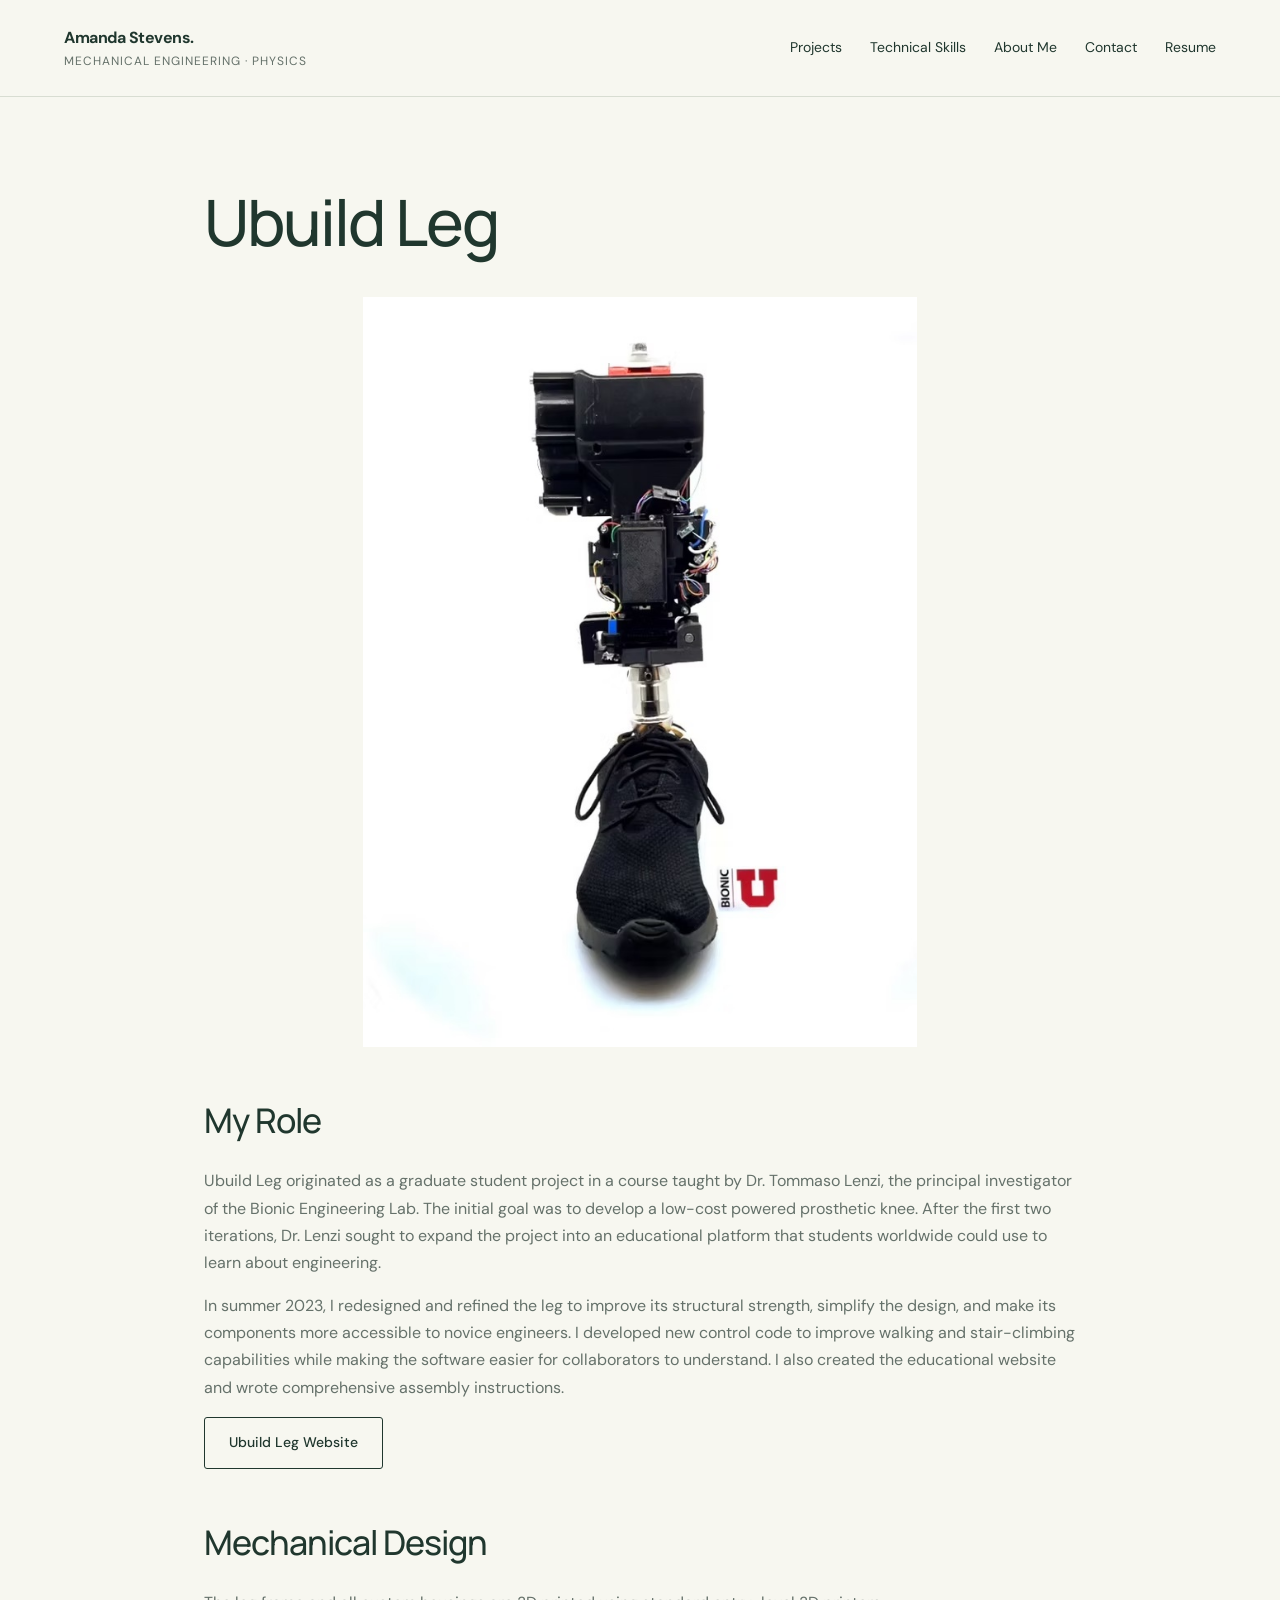
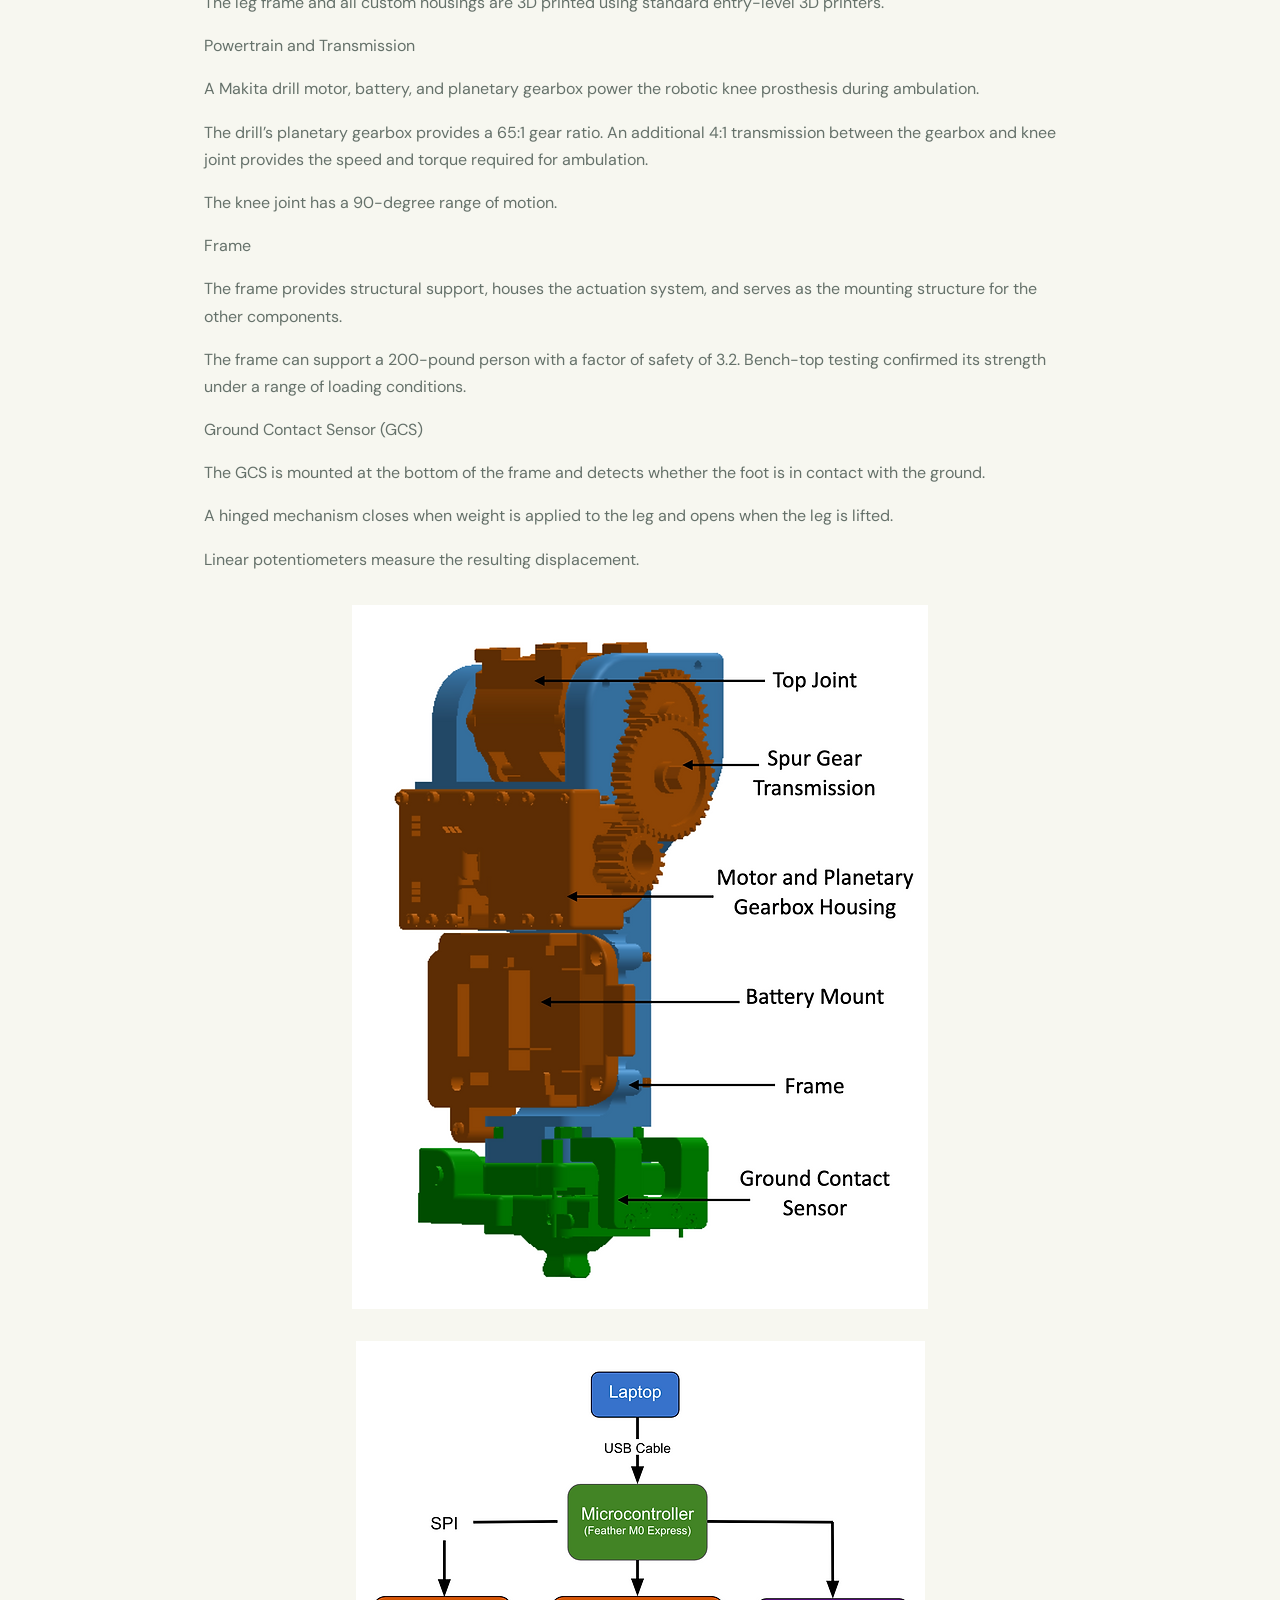
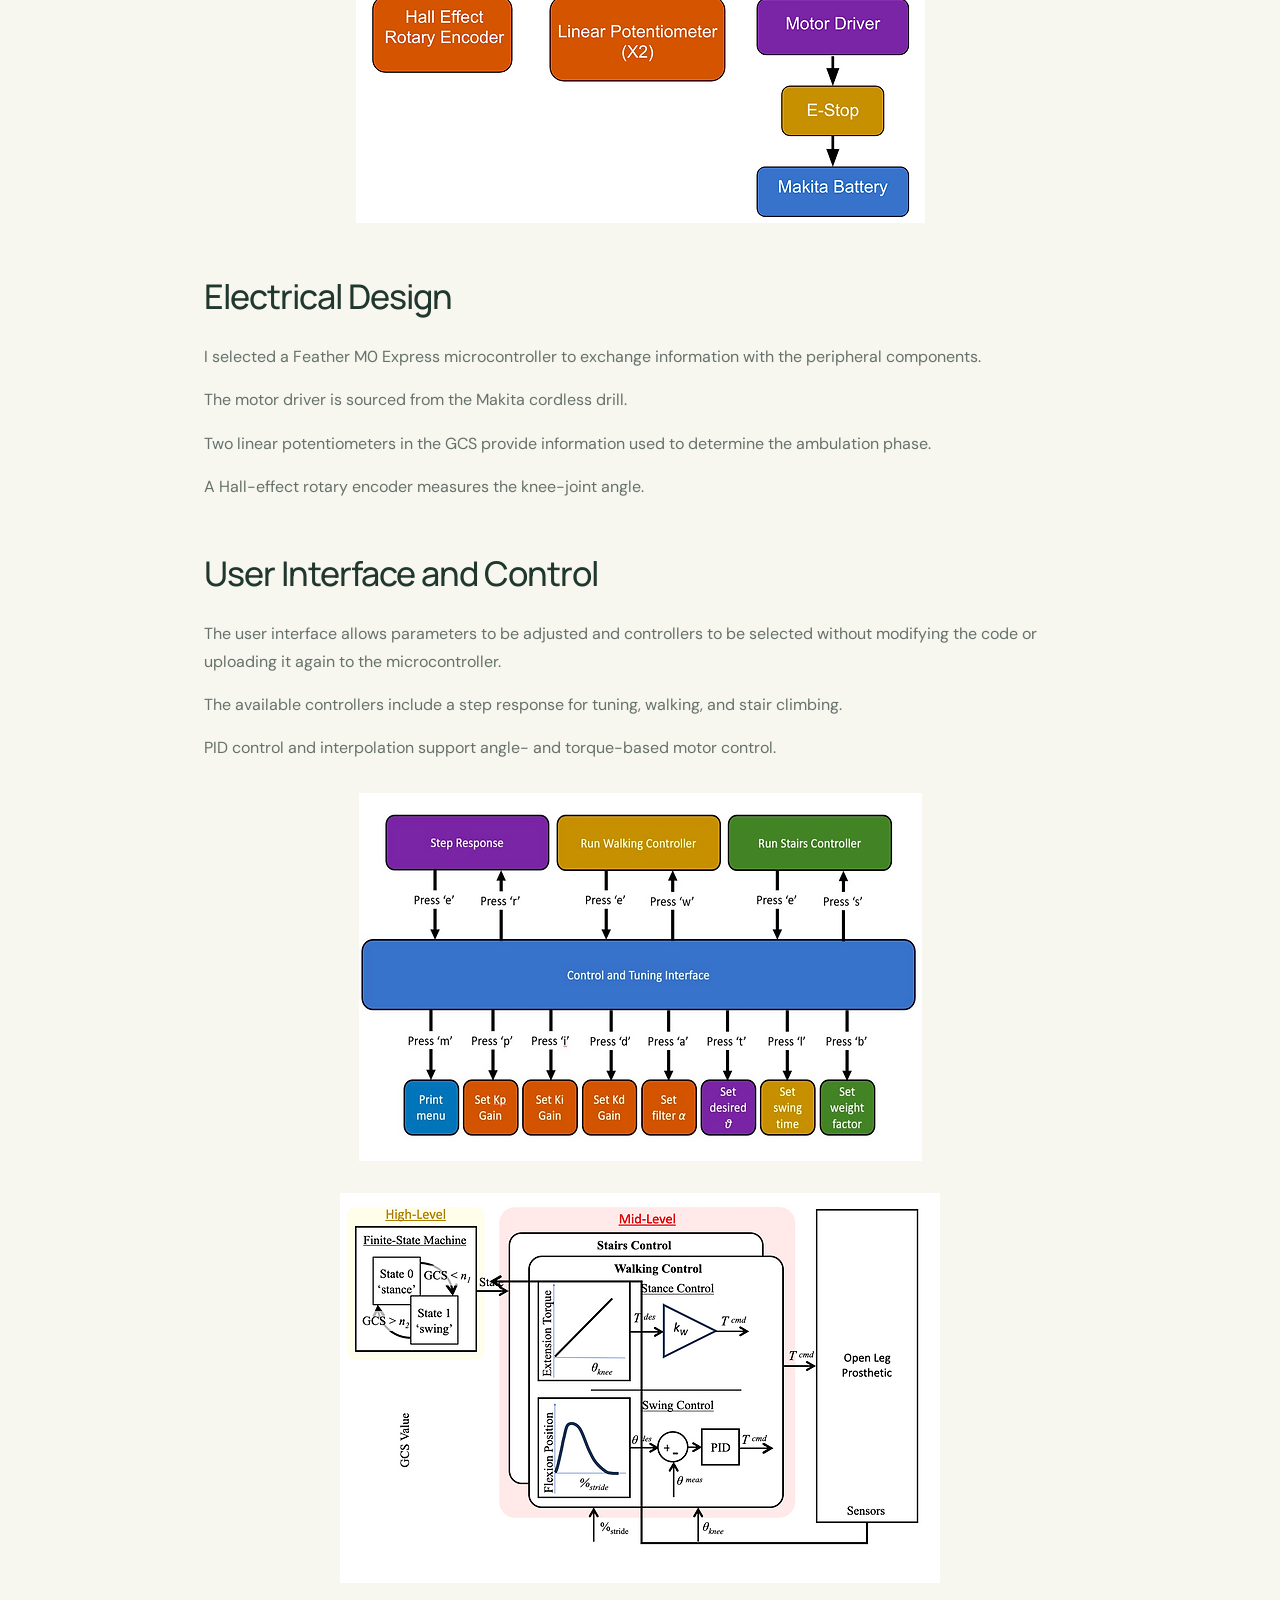
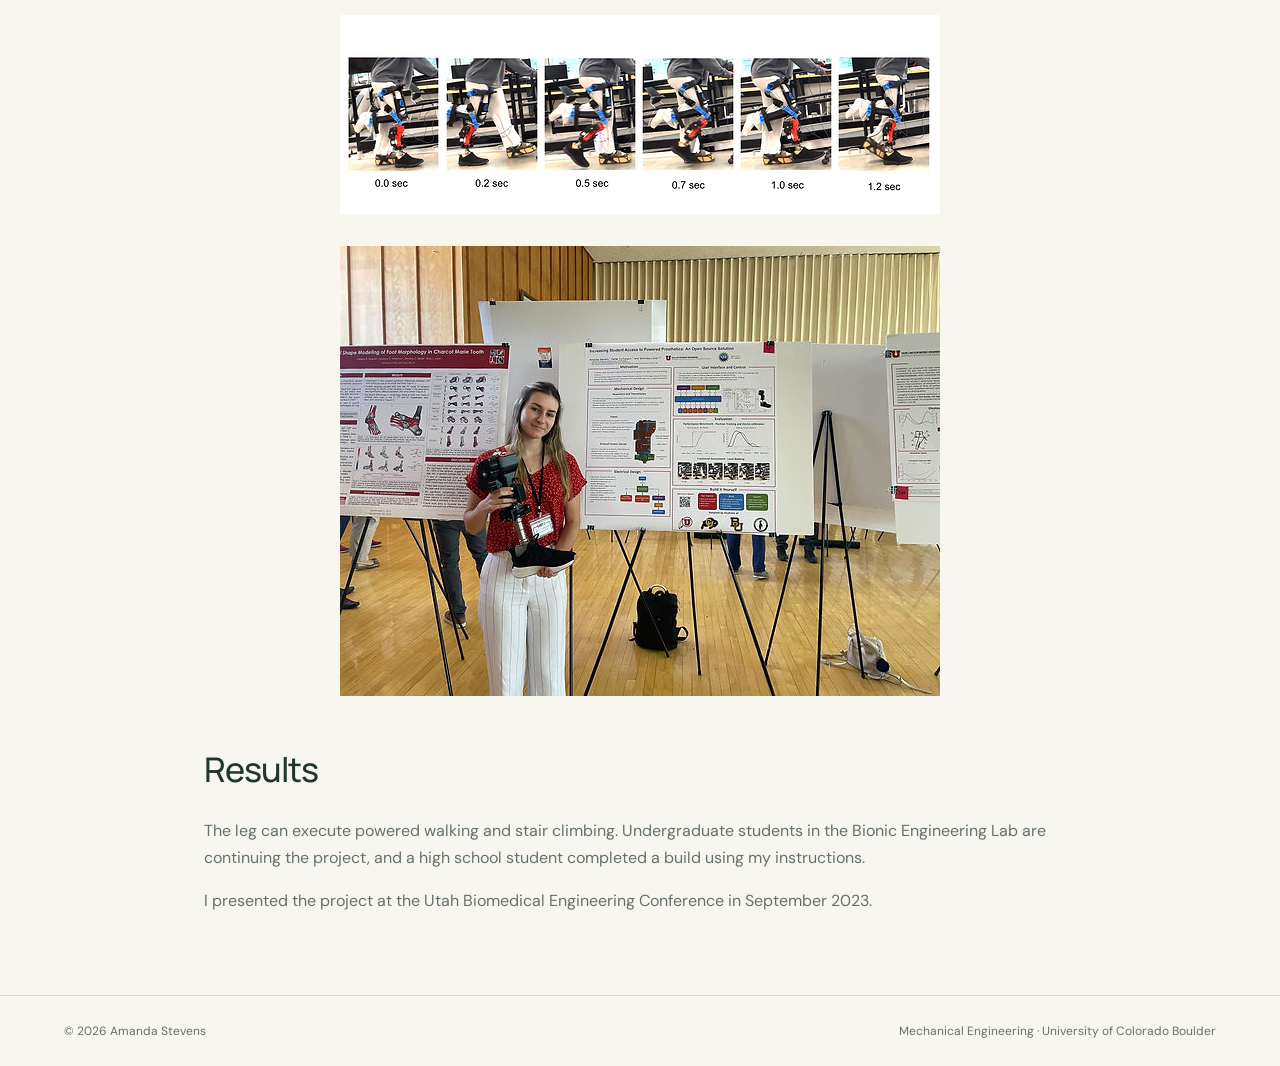
<file: openleg.html>
<!doctype html><html lang="en"><head><meta charset="UTF-8"><meta name="viewport" content="width=device-width, initial-scale=1"><title>Ubuild Leg | Amanda Stevens</title><meta name="description" content="Amanda Stevens — mechanical engineering student at CU Boulder, physics minor, and designer interested in wearable technology, mechanical design, and quantum engineering. Explore CAD, structural analysis, robotics, and experimental projects."><meta name="theme-color" content="#20372e"><link rel="stylesheet" href="style.css"><!-- Google tag (gtag.js) -->
<script async src="https://www.googletagmanager.com/gtag/js?id=G-PT2MH5VKX5"></script>
<script>
  window.dataLayer = window.dataLayer || [];
  function gtag(){dataLayer.push(arguments);}
  gtag('js', new Date());
  gtag('config', 'G-PT2MH5VKX5');
</script>
</head><body><a class="skip" href="#main">Skip to content</a><header><div class="nav"><a class="brand" href="index.html">Amanda Stevens<span aria-hidden="true">.</span><small>MECHANICAL ENGINEERING · PHYSICS</small></a><nav aria-label="Main navigation"><a href="index.html#projects">Projects</a><a href="index.html#skills">Technical Skills</a><a href="index.html#about">About Me</a><a href="index.html#contact">Contact</a><a href="assets/resume.pdf" target="_blank" rel="noopener">Resume</a></nav></div></header><main id="main" class="case original-project"><h1>Ubuild Leg</h1><img class="original-image" src="assets/ubuild-leg-cover.jpg" alt="Ubuild Leg powered prosthesis" fetchpriority="high"><h2>My Role</h2><p>Ubuild Leg originated as a graduate student project in a course taught by Dr. Tommaso Lenzi, the principal investigator of the Bionic Engineering Lab. The initial goal was to develop a low-cost powered prosthetic knee. After the first two iterations, Dr. Lenzi sought to expand the project into an educational platform that students worldwide could use to learn about engineering.</p><p>In summer 2023, I redesigned and refined the leg to improve its structural strength, simplify the design, and make its components more accessible to novice engineers. I developed new control code to improve walking and stair-climbing capabilities while making the software easier for collaborators to understand. I also created the educational website and wrote comprehensive assembly instructions.</p><p><a class="button secondary" href="https://ubuildleg.mech.utah.edu/" target="_blank" rel="noopener">Ubuild Leg Website</a></p><h2>Mechanical Design</h2><p>The leg frame and all custom housings are 3D printed using standard entry-level 3D printers.</p><p>Powertrain and Transmission</p><p>A Makita drill motor, battery, and planetary gearbox power the robotic knee prosthesis during ambulation.</p><p>The drill’s planetary gearbox provides a 65:1 gear ratio. An additional 4:1 transmission between the gearbox and knee joint provides the speed and torque required for ambulation.</p><p>The knee joint has a 90-degree range of motion.</p><p>Frame</p><p>The frame provides structural support, houses the actuation system, and serves as the mounting structure for the other components.</p><p>The frame can support a 200-pound person with a factor of safety of 3.2. Bench-top testing confirmed its strength under a range of loading conditions.</p><p>Ground Contact Sensor (GCS)</p><p>The GCS is mounted at the bottom of the frame and detects whether the foot is in contact with the ground.</p><p>A hinged mechanism closes when weight is applied to the leg and opens when the leg is lifted.</p><p>Linear potentiometers measure the resulting displacement.</p><img class="original-image" src="assets/original-ubuild-knee-2.png" alt="Open Leg Project project image" loading="lazy"><img class="original-image" src="assets/original-ubuild-knee-3.png" alt="Screen Shot 2023-09-05 at 8.08.47 PM.png" loading="lazy"><h2>Electrical Design</h2><p>I selected a Feather M0 Express microcontroller to exchange information with the peripheral components.</p><p>The motor driver is sourced from the Makita cordless drill.</p><p>Two linear potentiometers in the GCS provide information used to determine the ambulation phase.</p><p>A Hall-effect rotary encoder measures the knee-joint angle.</p><h2>User Interface and Control</h2><p>The user interface allows parameters to be adjusted and controllers to be selected without modifying the code or uploading it again to the microcontroller.</p><p>The available controllers include a step response for tuning, walking, and stair climbing.</p><p>PID control and interpolation support angle- and torque-based motor control.</p><img class="original-image" src="assets/original-ubuild-knee-4.png" alt="Screen Shot 2023-10-29 at 5.15.39 PM.png" loading="lazy"><img class="original-image" src="assets/original-ubuild-knee-5.png" alt="Screen Shot 2023-10-29 at 5.11.19 PM.png" loading="lazy"><img class="original-image" src="assets/original-ubuild-knee-6.png" alt="Open Leg Project project image" loading="lazy"><img class="original-image" src="assets/original-ubuild-knee-7.jpg" alt="Open Leg Project project image" loading="lazy"><h2>Results</h2><p>The leg can execute powered walking and stair climbing. Undergraduate students in the Bionic Engineering Lab are continuing the project, and a high school student completed a build using my instructions.</p><p>I presented the project at the Utah Biomedical Engineering Conference in September 2023.</p></main><footer><div class="container footer-row"><span>© 2026 Amanda Stevens</span><span>Mechanical Engineering · University of Colorado Boulder</span></div></footer></body></html>
</file>
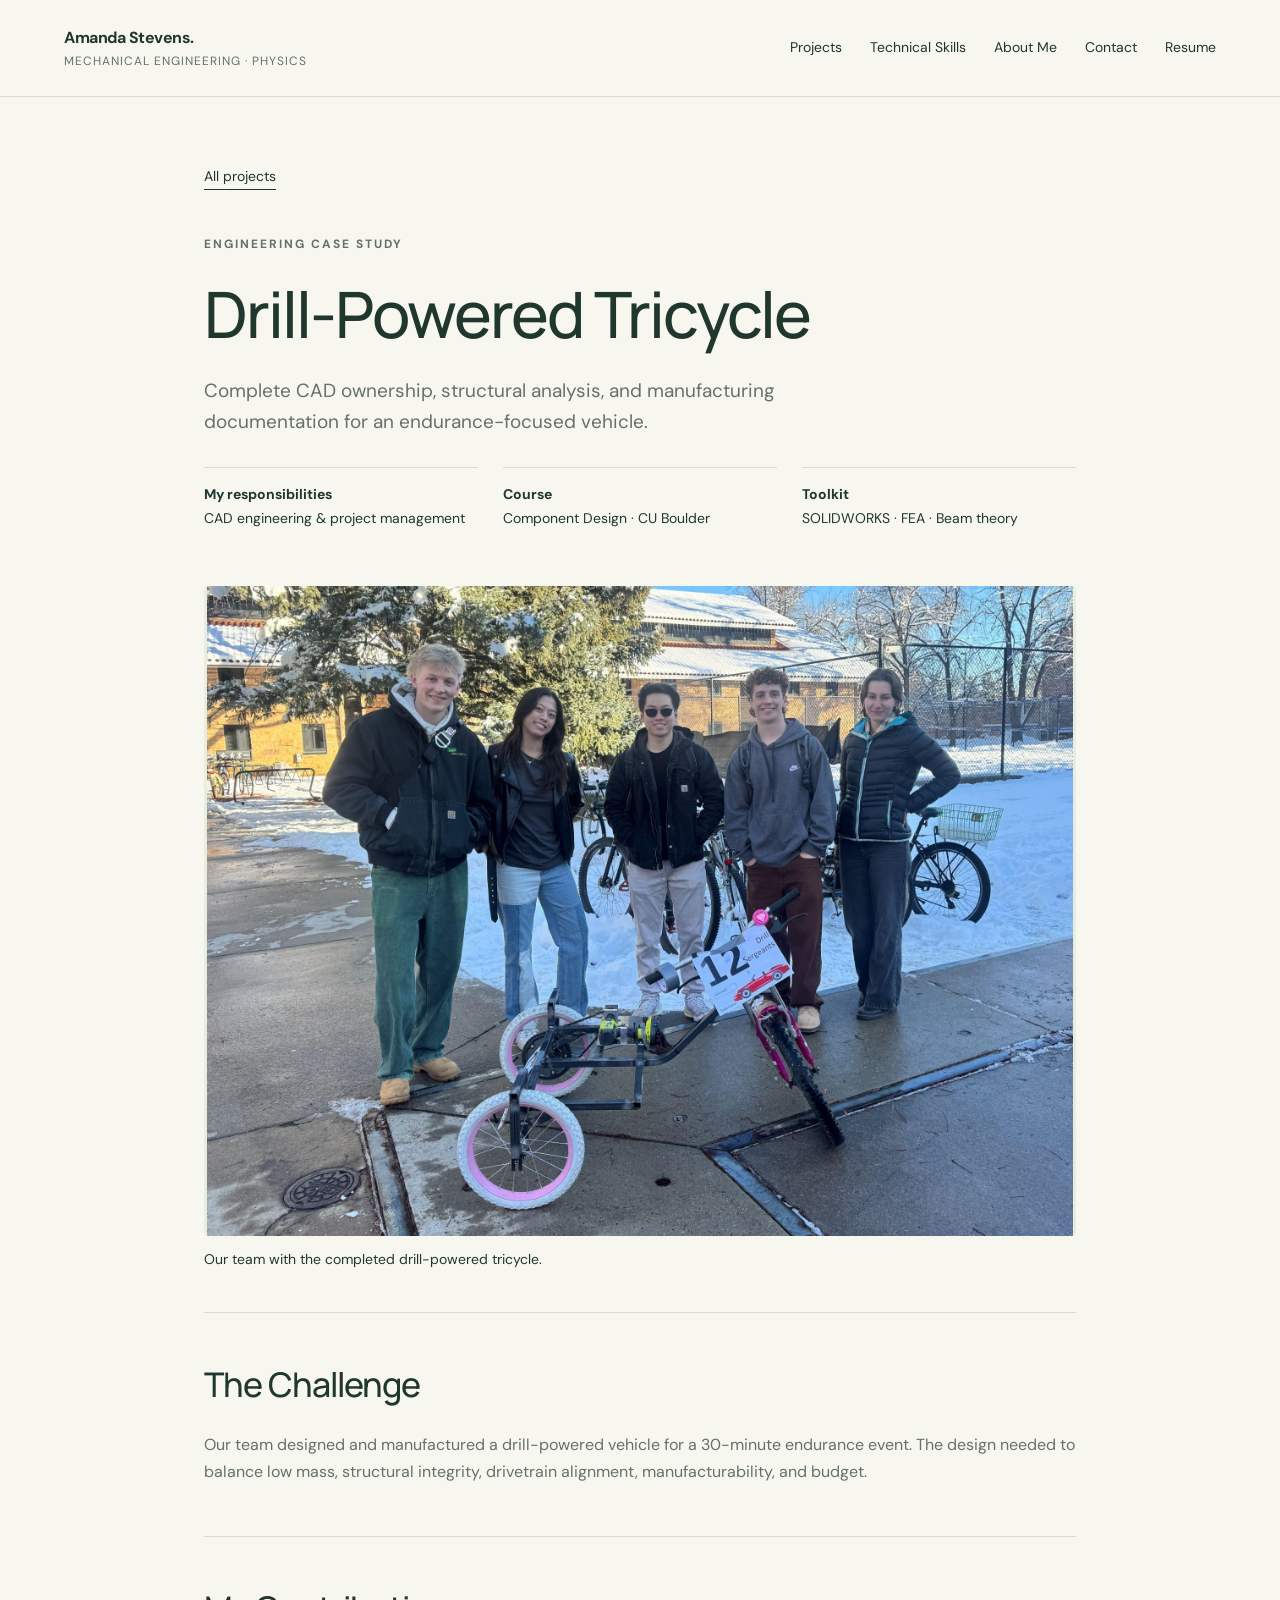
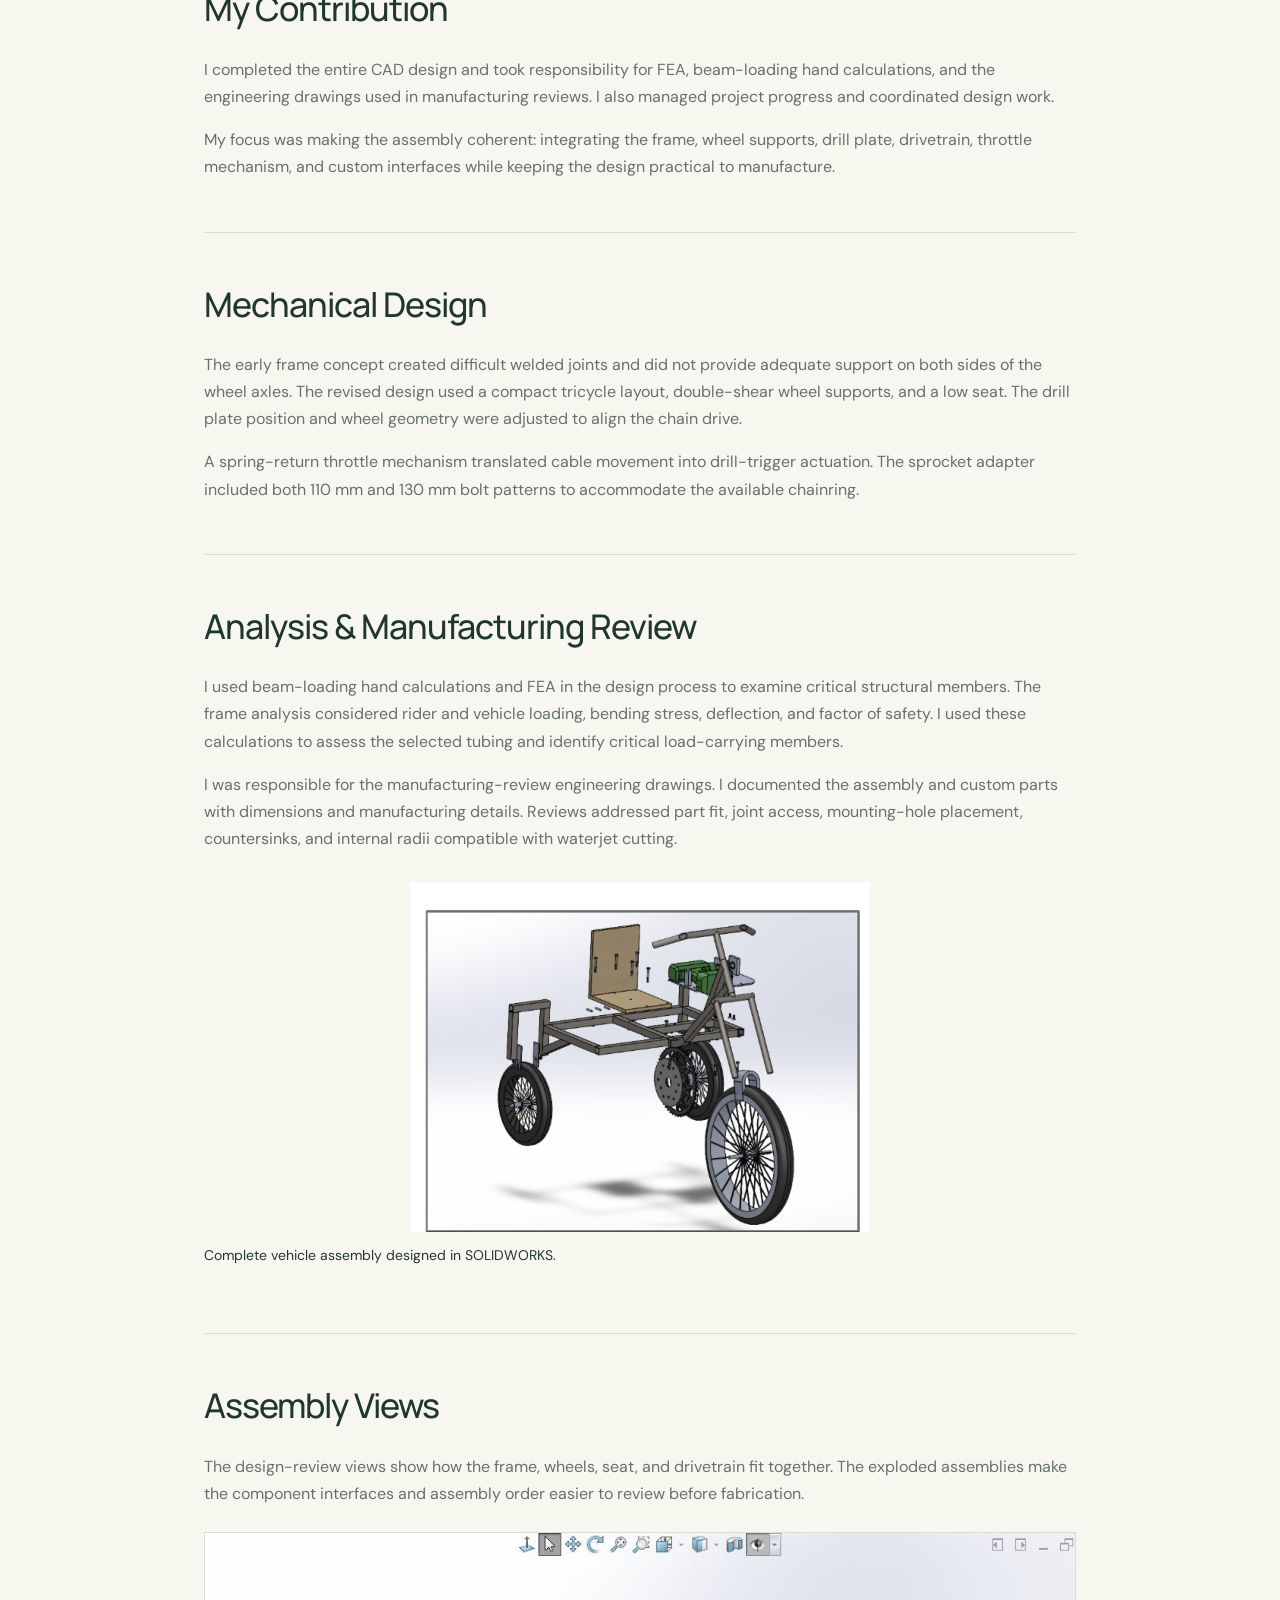
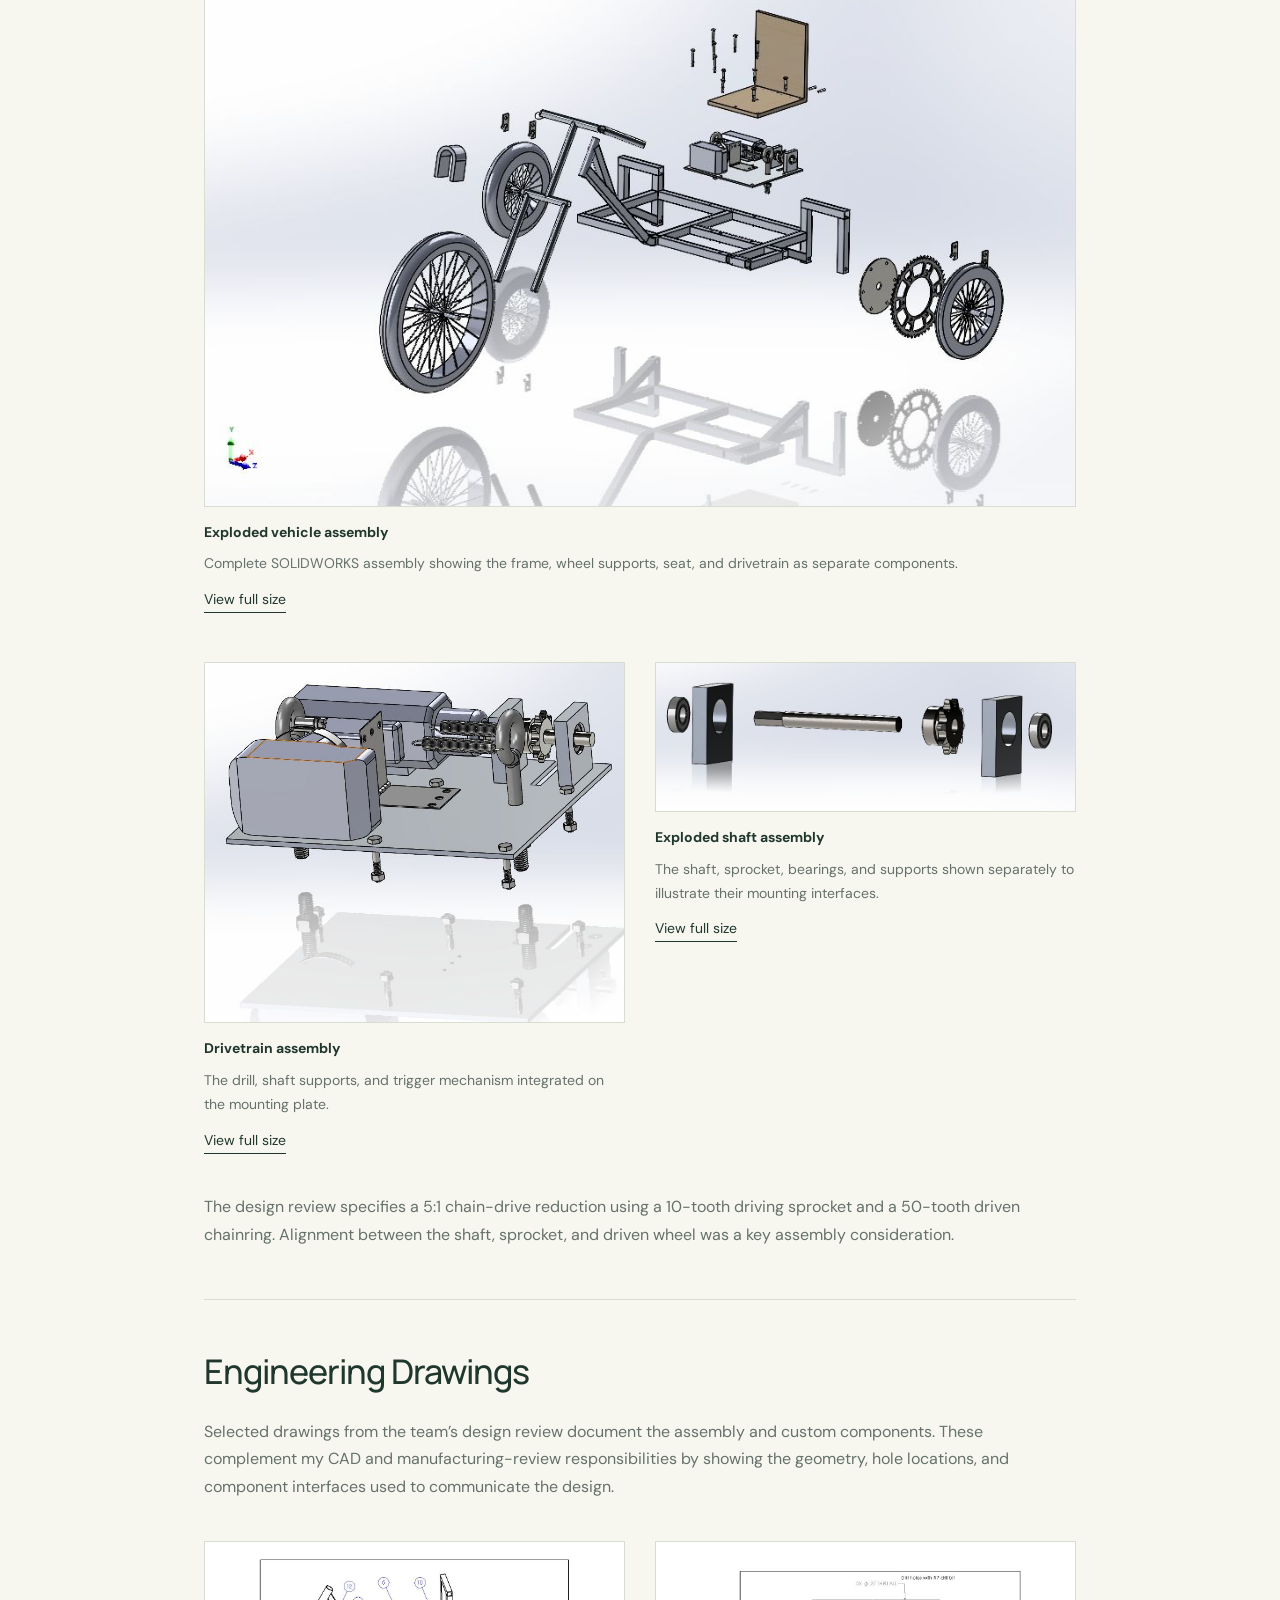
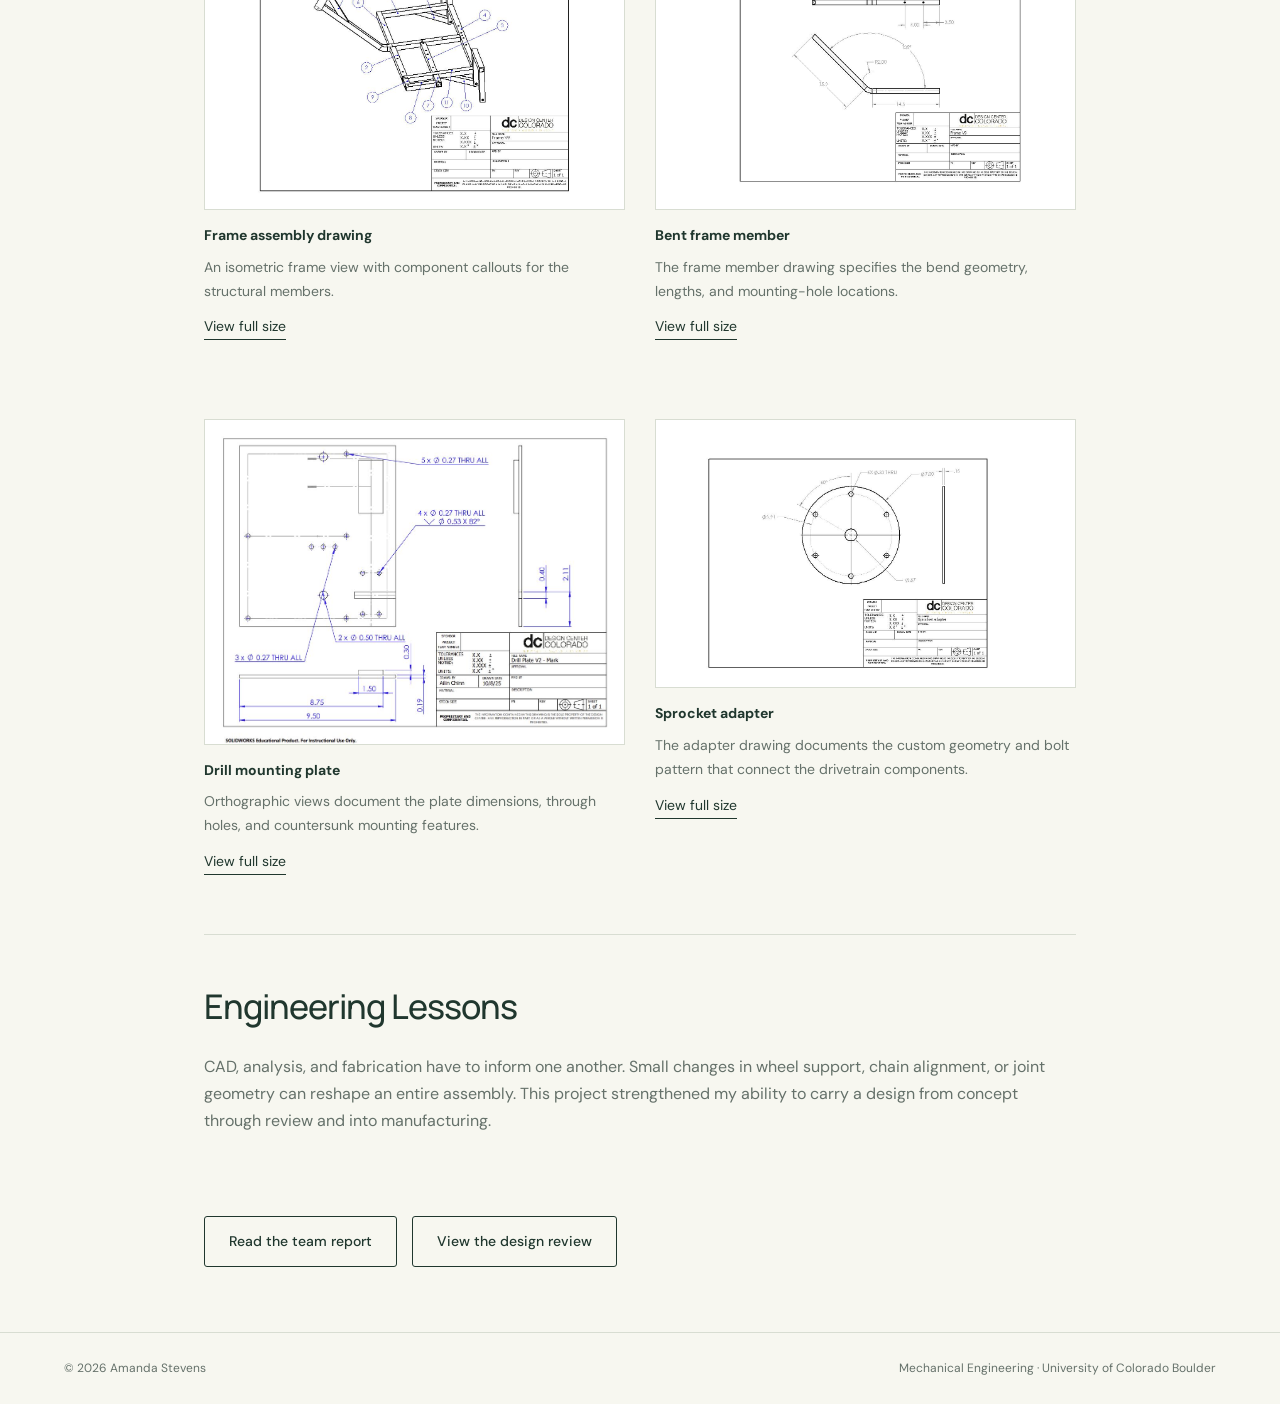
<file: tricycle.html>
<!doctype html><html lang="en"><head><meta charset="UTF-8"><meta name="viewport" content="width=device-width, initial-scale=1"><title>Drill-Powered Tricycle | Amanda Stevens</title><meta name="description" content="Amanda Stevens — mechanical engineering student at CU Boulder, physics minor, and designer interested in wearable technology, mechanical design, and quantum engineering. Explore CAD, structural analysis, robotics, and experimental projects."><meta name="theme-color" content="#20372e"><link rel="stylesheet" href="style.css"><!-- Google tag (gtag.js) -->
<script async src="https://www.googletagmanager.com/gtag/js?id=G-PT2MH5VKX5"></script>
<script>
  window.dataLayer = window.dataLayer || [];
  function gtag(){dataLayer.push(arguments);}
  gtag('js', new Date());
  gtag('config', 'G-PT2MH5VKX5');
</script>
</head><body><a class="skip" href="#main">Skip to content</a><header><div class="nav"><a class="brand" href="index.html">Amanda Stevens<span aria-hidden="true">.</span><small>MECHANICAL ENGINEERING · PHYSICS</small></a><nav aria-label="Main navigation"><a href="index.html#projects">Projects</a><a href="index.html#skills">Technical Skills</a><a href="index.html#about">About Me</a><a href="index.html#contact">Contact</a><a href="assets/resume.pdf" target="_blank" rel="noopener">Resume</a></nav></div></header><main id="main" class="case"><a class="project-link" href="index.html#projects">All projects</a><p class="eyebrow" style="margin-top:45px">Engineering case study</p><h1>Drill-Powered Tricycle</h1><p class="lead">Complete CAD ownership, structural analysis, and manufacturing documentation for an endurance-focused vehicle.</p><div class="facts"><div><b>My responsibilities</b>CAD engineering & project management</div><div><b>Course</b>Component Design · CU Boulder</div><div><b>Toolkit</b>SOLIDWORKS · FEA · Beam theory</div></div><figure style="margin:40px 0"><img class="case-hero" src="assets/tricycle-team.jpg" alt="The project team standing around the completed drill-powered tricycle" style="margin:0;max-height:650px"><figcaption style="font-size:14px;margin-top:12px">Our team with the completed drill-powered tricycle.</figcaption></figure><div><section><h2>The Challenge</h2><p>Our team designed and manufactured a drill-powered vehicle for a 30-minute endurance event. The design needed to balance low mass, structural integrity, drivetrain alignment, manufacturability, and budget.</p></section><section><h2>My Contribution</h2><p>I completed the entire CAD design and took responsibility for FEA, beam-loading hand calculations, and the engineering drawings used in manufacturing reviews. I also managed project progress and coordinated design work.</p><p>My focus was making the assembly coherent: integrating the frame, wheel supports, drill plate, drivetrain, throttle mechanism, and custom interfaces while keeping the design practical to manufacture.</p></section><section><h2>Mechanical Design</h2><p>The early frame concept created difficult welded joints and did not provide adequate support on both sides of the wheel axles. The revised design used a compact tricycle layout, double-shear wheel supports, and a low seat. The drill plate position and wheel geometry were adjusted to align the chain drive.</p><p>A spring-return throttle mechanism translated cable movement into drill-trigger actuation. The sprocket adapter included both 110 mm and 130 mm bolt patterns to accommodate the available chainring.</p></section><section><h2>Analysis & Manufacturing Review</h2><p>I used beam-loading hand calculations and FEA in the design process to examine critical structural members. The frame analysis considered rider and vehicle loading, bending stress, deflection, and factor of safety. I used these calculations to assess the selected tubing and identify critical load-carrying members.</p><p>I was responsible for the manufacturing-review engineering drawings. I documented the assembly and custom parts with dimensions and manufacturing details. Reviews addressed part fit, joint access, mounting-hole placement, countersinks, and internal radii compatible with waterjet cutting.</p><figure style="margin:30px 0"><img src="assets/tricycle.png" alt="SOLIDWORKS rendering of the full tricycle assembly" style="max-height:420px;margin:auto"><figcaption style="font-size:14px;margin-top:12px">Complete vehicle assembly designed in SOLIDWORKS.</figcaption></figure></section><section><h2>Assembly Views</h2><p>The design-review views show how the frame, wheels, seat, and drivetrain fit together. The exploded assemblies make the component interfaces and assembly order easier to review before fabrication.</p><figure class="review-figure"><a href="assets/bike-assembly-exploded.jpeg" target="_blank" rel="noopener" aria-label="Open Exploded vehicle assembly at full size"><img src="assets/bike-assembly-exploded.jpeg" alt="Exploded vehicle assembly" loading="lazy"></a><figcaption><strong>Exploded vehicle assembly</strong><p>Complete SOLIDWORKS assembly showing the frame, wheel supports, seat, and drivetrain as separate components.</p><a class="project-link" href="assets/bike-assembly-exploded.jpeg" target="_blank" rel="noopener">View full size</a></figcaption></figure><div class="review-grid"><figure class="review-figure"><a href="assets/bike-drivetrain-assembly.jpeg" target="_blank" rel="noopener" aria-label="Open Drivetrain assembly at full size"><img src="assets/bike-drivetrain-assembly.jpeg" alt="Drivetrain assembly" loading="lazy"></a><figcaption><strong>Drivetrain assembly</strong><p>The drill, shaft supports, and trigger mechanism integrated on the mounting plate.</p><a class="project-link" href="assets/bike-drivetrain-assembly.jpeg" target="_blank" rel="noopener">View full size</a></figcaption></figure><figure class="review-figure"><a href="assets/bike-shaft-exploded.jpeg" target="_blank" rel="noopener" aria-label="Open Exploded shaft assembly at full size"><img src="assets/bike-shaft-exploded.jpeg" alt="Exploded shaft assembly" loading="lazy"></a><figcaption><strong>Exploded shaft assembly</strong><p>The shaft, sprocket, bearings, and supports shown separately to illustrate their mounting interfaces.</p><a class="project-link" href="assets/bike-shaft-exploded.jpeg" target="_blank" rel="noopener">View full size</a></figcaption></figure></div><p>The design review specifies a 5:1 chain-drive reduction using a 10-tooth driving sprocket and a 50-tooth driven chainring. Alignment between the shaft, sprocket, and driven wheel was a key assembly consideration.</p></section><section><h2>Engineering Drawings</h2><p>Selected drawings from the team’s design review document the assembly and custom components. These complement my CAD and manufacturing-review responsibilities by showing the geometry, hole locations, and component interfaces used to communicate the design.</p><div class="review-grid"><figure class="review-figure"><a href="assets/bike-frame-assembly-drawing.jpeg" target="_blank" rel="noopener" aria-label="Open Frame assembly drawing at full size"><img src="assets/bike-frame-assembly-drawing.jpeg" alt="Frame assembly drawing" loading="lazy"></a><figcaption><strong>Frame assembly drawing</strong><p>An isometric frame view with component callouts for the structural members.</p><a class="project-link" href="assets/bike-frame-assembly-drawing.jpeg" target="_blank" rel="noopener">View full size</a></figcaption></figure><figure class="review-figure"><a href="assets/bike-frame-neck-drawing.jpeg" target="_blank" rel="noopener" aria-label="Open Bent frame member at full size"><img src="assets/bike-frame-neck-drawing.jpeg" alt="Bent frame member" loading="lazy"></a><figcaption><strong>Bent frame member</strong><p>The frame member drawing specifies the bend geometry, lengths, and mounting-hole locations.</p><a class="project-link" href="assets/bike-frame-neck-drawing.jpeg" target="_blank" rel="noopener">View full size</a></figcaption></figure><figure class="review-figure"><a href="assets/bike-drill-plate-drawing.jpeg" target="_blank" rel="noopener" aria-label="Open Drill mounting plate at full size"><img src="assets/bike-drill-plate-drawing.jpeg" alt="Drill mounting plate" loading="lazy"></a><figcaption><strong>Drill mounting plate</strong><p>Orthographic views document the plate dimensions, through holes, and countersunk mounting features.</p><a class="project-link" href="assets/bike-drill-plate-drawing.jpeg" target="_blank" rel="noopener">View full size</a></figcaption></figure><figure class="review-figure"><a href="assets/bike-sprocket-adapter-drawing.jpeg" target="_blank" rel="noopener" aria-label="Open Sprocket adapter at full size"><img src="assets/bike-sprocket-adapter-drawing.jpeg" alt="Sprocket adapter" loading="lazy"></a><figcaption><strong>Sprocket adapter</strong><p>The adapter drawing documents the custom geometry and bolt pattern that connect the drivetrain components.</p><a class="project-link" href="assets/bike-sprocket-adapter-drawing.jpeg" target="_blank" rel="noopener">View full size</a></figcaption></figure></div></section><section><h2>Engineering Lessons</h2><p>CAD, analysis, and fabrication have to inform one another. Small changes in wheel support, chain alignment, or joint geometry can reshape an entire assembly. This project strengthened my ability to carry a design from concept through review and into manufacturing.</p></section></div><div class="actions"><a class="button secondary" href="assets/tricycle-report.pdf" target="_blank" rel="noopener">Read the team report</a><a class="button secondary" href="assets/bike-design-review.pdf" target="_blank" rel="noopener">View the design review</a></div></main><footer><div class="container footer-row"><span>© 2026 Amanda Stevens</span><span>Mechanical Engineering · University of Colorado Boulder</span></div></footer></body></html>
</file>
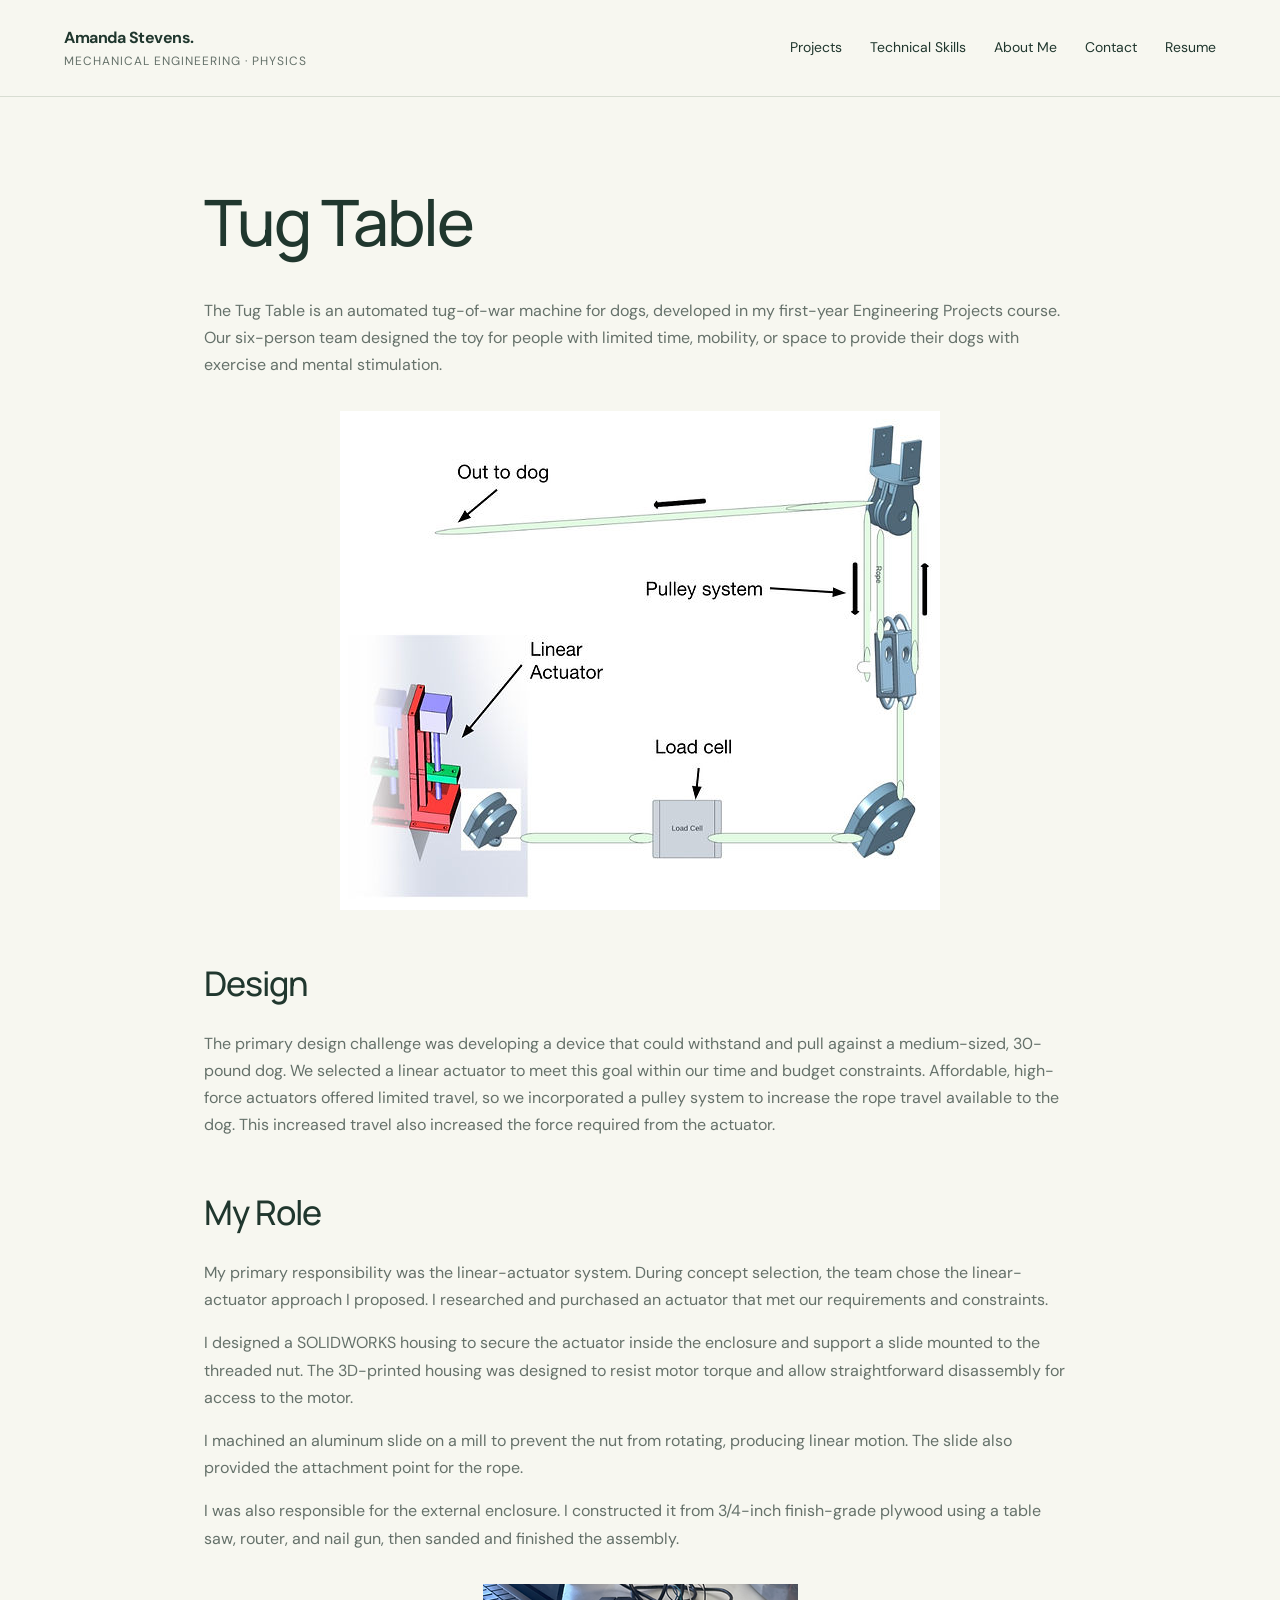
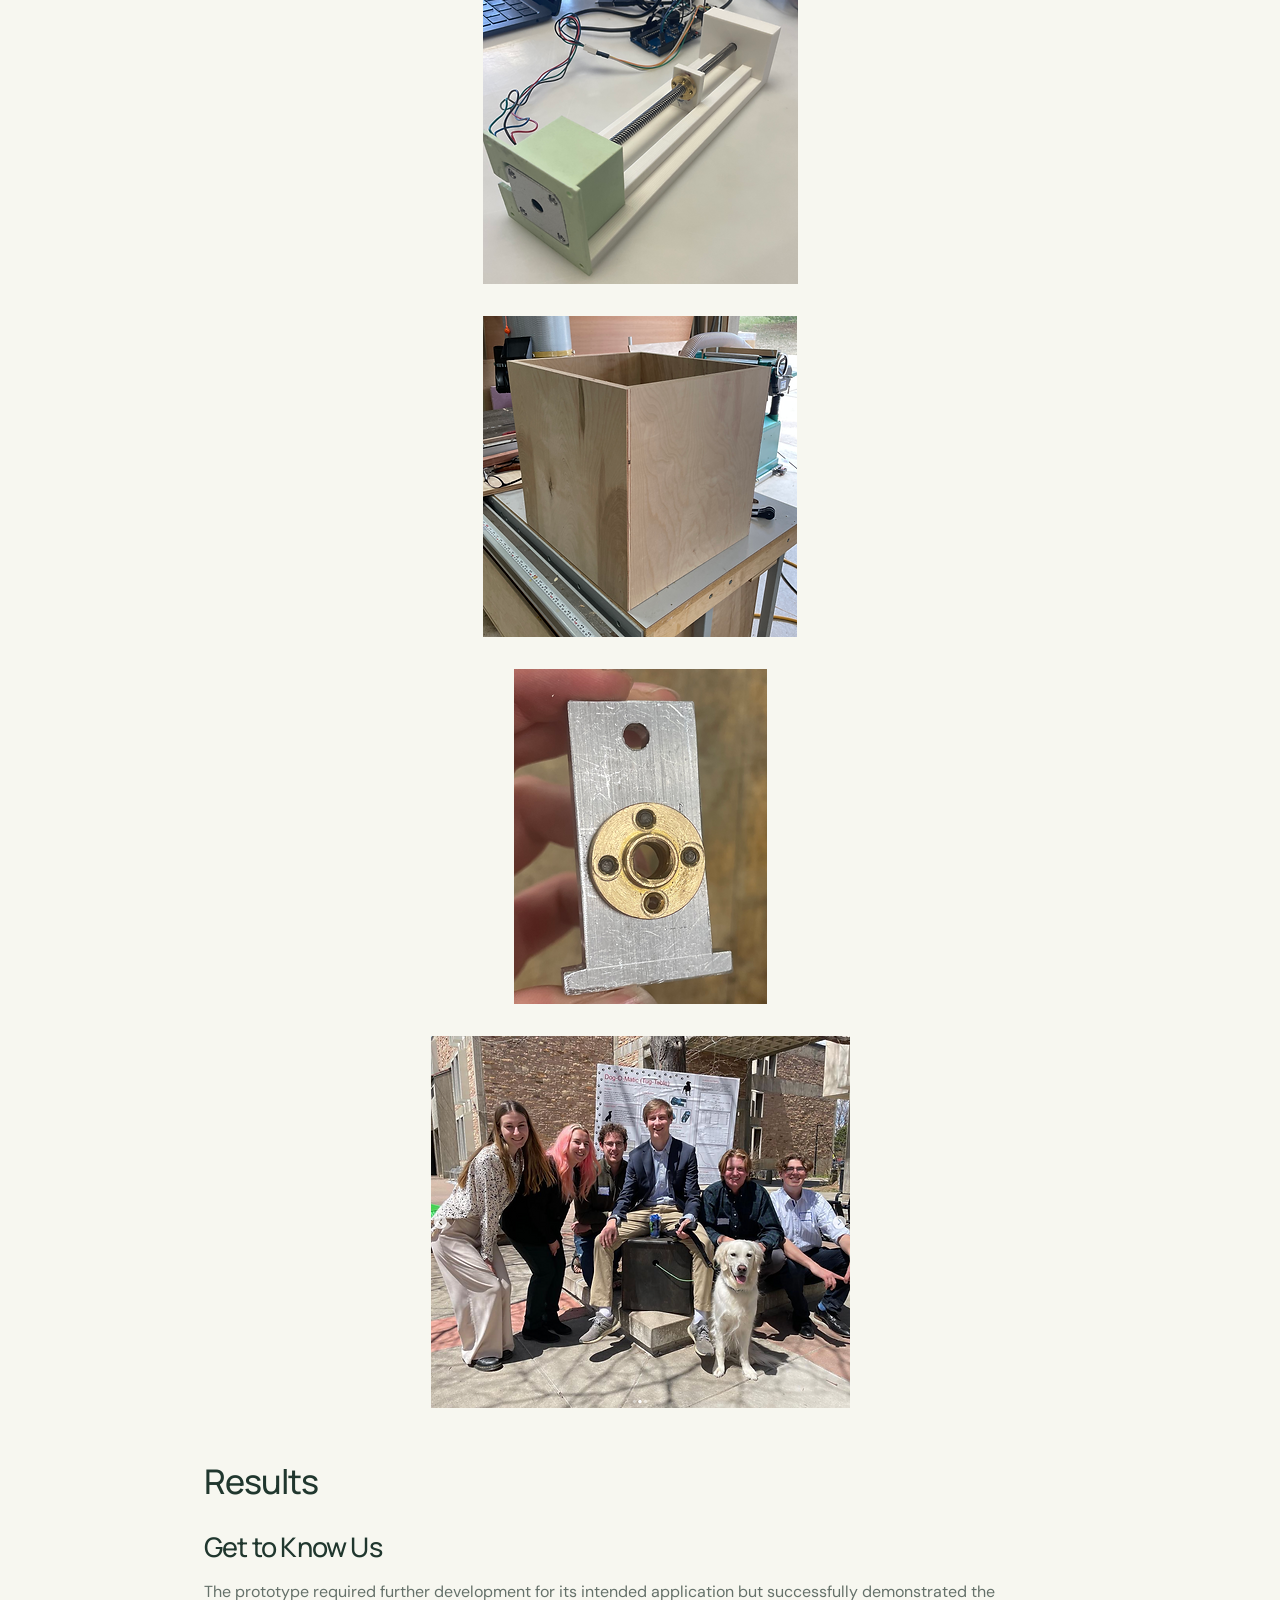
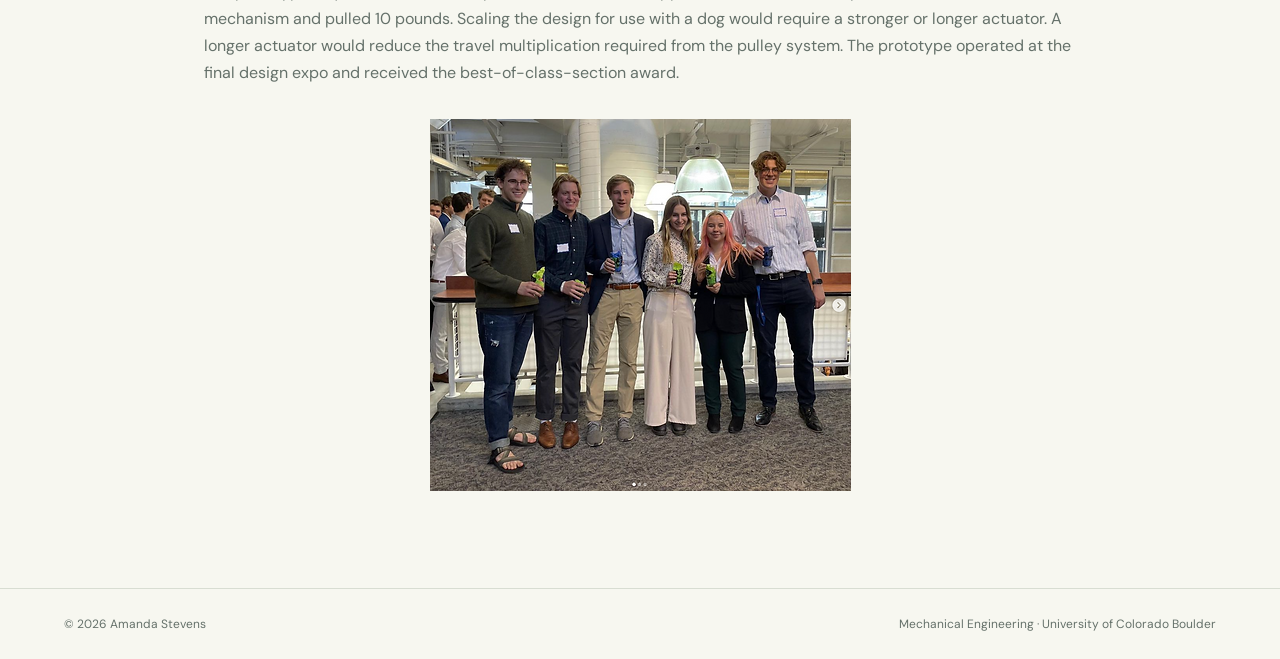
<file: tug-table.html>
<!doctype html><html lang="en"><head><meta charset="UTF-8"><meta name="viewport" content="width=device-width, initial-scale=1"><title>Tug Table | Amanda Stevens</title><meta name="description" content="Amanda Stevens — mechanical engineering student at CU Boulder, physics minor, and designer interested in wearable technology, mechanical design, and quantum engineering. Explore CAD, structural analysis, robotics, and experimental projects."><meta name="theme-color" content="#20372e"><link rel="stylesheet" href="style.css"><!-- Google tag (gtag.js) -->
<script async src="https://www.googletagmanager.com/gtag/js?id=G-PT2MH5VKX5"></script>
<script>
  window.dataLayer = window.dataLayer || [];
  function gtag(){dataLayer.push(arguments);}
  gtag('js', new Date());
  gtag('config', 'G-PT2MH5VKX5');
</script>
</head><body><a class="skip" href="#main">Skip to content</a><header><div class="nav"><a class="brand" href="index.html">Amanda Stevens<span aria-hidden="true">.</span><small>MECHANICAL ENGINEERING · PHYSICS</small></a><nav aria-label="Main navigation"><a href="index.html#projects">Projects</a><a href="index.html#skills">Technical Skills</a><a href="index.html#about">About Me</a><a href="index.html#contact">Contact</a><a href="assets/resume.pdf" target="_blank" rel="noopener">Resume</a></nav></div></header><main id="main" class="case original-project"><h1>Tug Table</h1><p>The Tug Table is an automated tug-of-war machine for dogs, developed in my first-year Engineering Projects course. Our six-person team designed the toy for people with limited time, mobility, or space to provide their dogs with exercise and mental stimulation.</p><img class="original-image" src="assets/original-tug-table-1.jpg" alt="Tug Table Design_edited.jpg" loading="lazy"><h2>Design</h2><p>The primary design challenge was developing a device that could withstand and pull against a medium-sized, 30-pound dog. We selected a linear actuator to meet this goal within our time and budget constraints. Affordable, high-force actuators offered limited travel, so we incorporated a pulley system to increase the rope travel available to the dog. This increased travel also increased the force required from the actuator.</p><h2>My Role</h2><p>My primary responsibility was the linear-actuator system. During concept selection, the team chose the linear-actuator approach I proposed. I researched and purchased an actuator that met our requirements and constraints.</p><p>I designed a SOLIDWORKS housing to secure the actuator inside the enclosure and support a slide mounted to the threaded nut. The 3D-printed housing was designed to resist motor torque and allow straightforward disassembly for access to the motor.</p><p>I machined an aluminum slide on a mill to prevent the nut from rotating, producing linear motion. The slide also provided the attachment point for the rope.</p><p>I was also responsible for the external enclosure. I constructed it from 3/4-inch finish-grade plywood using a table saw, router, and nail gun, then sanded and finished the assembly.</p><img class="original-image" src="assets/original-tug-table-2.png" alt="Linear Actuator Prototype.HEIC" loading="lazy"><img class="original-image" src="assets/original-tug-table-3.png" alt="Tub Table box.HEIC" loading="lazy"><img class="original-image" src="assets/original-tug-table-4.png" alt="Linear Slide.HEIC" loading="lazy"><img class="original-image" src="assets/original-tug-table-5.png" alt="Tub Table Expo.png" loading="lazy"><h2>Results</h2><h3>Get to Know Us</h3><p>The prototype required further development for its intended application but successfully demonstrated the mechanism and pulled 10 pounds. Scaling the design for use with a dog would require a stronger or longer actuator. A longer actuator would reduce the travel multiplication required from the pulley system. The prototype operated at the final design expo and received the best-of-class-section award.</p><img class="original-image" src="assets/original-tug-table-6.png" alt="Tub Table Win Picture.png" loading="lazy"></main><footer><div class="container footer-row"><span>© 2026 Amanda Stevens</span><span>Mechanical Engineering · University of Colorado Boulder</span></div></footer></body></html>
</file>
<file: style.css>
@import url('https://fonts.googleapis.com/css2?family=DM+Sans:wght@400;500;600;700&family=Manrope:wght@400;500;600;700;800&display=swap');
:root{--ink:#20372e;--muted:#65716a;--paper:#f7f7f0;--line:#d8ddd2;--accent:#d6e787}*{box-sizing:border-box}html{scroll-behavior:smooth;scroll-padding-top:100px}body{margin:0;background:var(--paper);color:var(--ink);font:16px/1.7 'DM Sans',Arial,sans-serif}a{color:inherit;text-decoration:none}a:hover{opacity:.75}button{font:inherit}img{max-width:100%;display:block}header{position:sticky;top:0;z-index:5;background:#f7f7f0f2;backdrop-filter:blur(14px);border-bottom:1px solid var(--line)}.nav{max-width:1320px;margin:auto;padding:24px 5%;display:flex;align-items:center;justify-content:space-between;gap:24px}.brand{font-weight:700;letter-spacing:-.5px}.brand small{color:var(--muted);font-size:12px;display:block;font-weight:400;letter-spacing:1px}nav{display:flex;gap:28px;align-items:center;font-size:14px}.container{max-width:1320px;padding:0 5%;margin:auto}.eyebrow{font-size:12px;text-transform:uppercase;letter-spacing:2px;font-weight:700}.hero{padding-top:64px;padding-bottom:70px;display:grid;grid-template-columns:1.1fr .9fr;gap:70px;align-items:center}h1,h2,h3{font-family:Manrope,Arial,sans-serif;line-height:1.1;font-weight:500;letter-spacing:-2px}h1{font-size:clamp(45px,5.5vw,78px);margin:25px 0}h1 em,h2 em{font-family:Georgia,serif;font-weight:400}h2{font-size:clamp(34px,4vw,52px);margin:18px 0 28px}h3{font-size:27px;letter-spacing:-.8px;margin:16px 0}.lead{font-size:19px;line-height:1.65;color:var(--muted);max-width:600px}.hero-visual{position:relative}.hero-visual img{height:570px;width:100%;object-fit:cover;object-position:50% 42%;border-radius:150px 150px 5px 5px}.image-label{position:absolute;bottom:20px;left:20px;background:var(--paper);padding:13px 20px;font-size:13px;border-radius:3px}.actions{display:flex;flex-wrap:wrap;gap:15px;margin-top:30px}.button{display:inline-block;padding:13px 24px;background:var(--ink);color:white;border:1px solid var(--ink);border-radius:3px;font-size:14px;font-weight:500}.button.secondary{background:transparent;color:var(--ink)}.meta-strip{border-top:1px solid var(--line);border-bottom:1px solid var(--line);padding:22px 0;display:flex;justify-content:space-between;gap:25px;font-size:13px}.meta-strip b{font-weight:500}.meta-strip span{color:var(--muted)}section{padding:85px 0}.section-head{display:flex;justify-content:space-between;align-items:end;gap:40px;margin-bottom:35px}.section-head p{max-width:390px;color:var(--muted)}.projects{display:grid;grid-template-columns:1fr 1fr;gap:45px 30px}.project-image{height:330px;overflow:hidden;background:#e8ece3;border-radius:5px}.project-image img{width:100%;height:100%;object-fit:cover;transition:transform .4s}.project:hover img{transform:scale(1.035)}.project-image.cad img{object-fit:contain;padding:25px}.project .label{display:flex;justify-content:space-between;margin-top:20px;font-size:12px;letter-spacing:1px;text-transform:uppercase}.project p{color:var(--muted);margin-top:0;max-width:490px}.project-link{font-size:14px;border-bottom:1px solid var(--ink);padding-bottom:4px}.skills-section{background:var(--ink);color:var(--paper)}.skills-grid{display:grid;grid-template-columns:repeat(3,1fr);gap:40px}.skills-grid article{border-top:1px solid #6e8174;padding-top:22px}.skills-grid p{color:#c8d1c6}.tags{display:flex;gap:8px;flex-wrap:wrap}.tag{border:1px solid #aeb8a4;border-radius:30px;padding:5px 12px;font-size:12px}.about-grid{display:grid;grid-template-columns:.85fr 1.15fr;gap:80px}.about-grid p{color:var(--muted)}.experience{border-top:1px solid var(--line);padding:24px 0;display:grid;grid-template-columns:130px 1fr;gap:20px}.experience h3{font-size:21px;letter-spacing:-.5px;margin:0 0 10px}.experience p{margin:4px 0;font-size:14px}.date{font-size:12px;color:var(--muted)}.passions{background:#e9eddf}.gallery{display:grid;grid-template-columns:repeat(3,1fr);gap:18px;margin-top:40px}.gallery figure{margin:0}.gallery img{width:100%;height:340px;object-fit:cover;border-radius:4px}.gallery figcaption{font-size:13px;padding-top:12px}.contact{display:flex;justify-content:space-between;align-items:center;gap:30px}footer{border-top:1px solid var(--line);padding:25px 0;font-size:12px;color:var(--muted)}.footer-row{display:flex;justify-content:space-between}.case{max-width:1000px;margin:auto;padding:65px 5%}.case h1{font-size:clamp(42px,5vw,65px)}.case-hero{width:100%;max-height:580px;object-fit:contain;background:#e9eddf;border-radius:4px;margin:40px 0}.case section{padding:35px 0;border-top:1px solid var(--line)}.case h2{font-size:34px;letter-spacing:-1px}.case p,.case li{color:var(--muted)}.case .facts{display:grid;grid-template-columns:repeat(3,1fr);gap:25px;margin:30px 0}.facts div{border-top:1px solid var(--line);padding:15px 0;font-size:14px}.facts b{display:block}.case-gallery{display:grid;grid-template-columns:1fr 1fr;gap:20px}.case-gallery img{border:1px solid var(--line)}.notice{font-size:13px;border-left:3px solid #b2bd9a;padding:10px 20px;background:#edf0e4}.skip{position:absolute;left:-10000px}.skip:focus{left:20px;top:10px;z-index:10;background:white;padding:10px}a:focus-visible{outline:3px solid #829f4d;outline-offset:5px}@media(max-width:800px){.nav{padding:16px 5%;flex-wrap:wrap;gap:10px}nav{gap:16px;font-size:12px;width:100%;justify-content:space-between}.hero{grid-template-columns:1fr;gap:35px;padding-top:40px}.hero-visual img{height:460px;border-radius:120px 120px 4px 4px}.meta-strip{flex-wrap:wrap}.projects,.about-grid{grid-template-columns:1fr}.section-head,.contact{display:block}.skills-grid{grid-template-columns:1fr;gap:30px}.gallery{grid-template-columns:1fr 1fr}.gallery img{height:270px}section{padding:55px 0}.about-grid{gap:30px}.case .facts{grid-template-columns:1fr}.case-gallery{grid-template-columns:1fr}.experience{grid-template-columns:90px 1fr}.contact .actions{margin-bottom:20px}}@media(prefers-reduced-motion:reduce){html{scroll-behavior:auto}*{transition:none!important}}

.original-project .original-image{max-width:100%;width:auto;max-height:750px;object-fit:contain;margin:32px auto}.original-project h2{margin-top:55px}.original-project h3{margin-top:32px}.original-project h1{margin-bottom:40px}

.leg-video-project{position:relative}.project-image.leg-video{background:#fff}.leg-video video{width:100%;height:100%;object-fit:contain;display:block}.video-toggle{position:absolute;right:12px;top:12px;background:#ffffffed;border:1px solid #d8ddd2;border-radius:4px;padding:5px 10px;font-size:12px;color:#20372e;cursor:pointer}

.review-grid{display:grid;grid-template-columns:1fr 1fr;gap:30px}.review-figure{margin:25px 0}.review-figure img{width:100%;height:auto;background:white;border:1px solid var(--line)}.review-figure figcaption{font-size:14px;margin-top:14px}.review-figure figcaption p{margin:8px 0 12px}@media(max-width:800px){.review-grid{grid-template-columns:1fr}}

.project-image.results-cover{background:white}.project-image.results-cover img{padding:8px}.project-image.results-cover:hover img{transform:none}

.gallery img.presentation-photo{object-position:72% 100%}

.sea-section{display:grid;grid-template-columns:1.2fr .8fr;gap:45px;margin-top:40px;padding:35px 0;border-top:1px solid #cbd3bd;border-bottom:1px solid #cbd3bd}.sea-section p{color:var(--muted)}.sea-section h3{font-size:30px}.sea-route{padding:22px 28px;background:#f7f7f0;border-radius:5px}.sea-route ol{margin:14px 0 0;padding-left:22px;columns:2;font-size:13px}.sea-route li{padding:0 0 10px 5px;break-inside:avoid}@media(max-width:800px){.sea-section{grid-template-columns:1fr;gap:20px}}

.degree-line{font-size:19px;font-weight:500;margin:-5px 0 22px}.skill-bubbles{display:grid;grid-template-columns:repeat(3,minmax(0,1fr));gap:18px}.skill-bubble{border:1px solid #879981;border-radius:28px;padding:22px 25px;display:flex;flex-direction:column;gap:7px}.skill-bubble strong{font-size:17px}.skill-bubble span{font-size:14px;color:#d6e787}.skill-bubble small{font-size:13px;color:#d3dbcf;line-height:1.5}.sea-route ul{margin:14px 0 0;padding-left:18px;columns:2;font-size:13px;list-style:none}.hero h1{margin-bottom:20px}@media(max-width:800px){.skill-bubbles{grid-template-columns:1fr 1fr}}@media(max-width:500px){.skill-bubbles{grid-template-columns:1fr}}

.skill-bubbles{gap:12px}.skill-bubble{padding:15px 18px;border-radius:22px;gap:4px}.skill-bubble strong{font-size:15px}.skill-bubble span{font-size:13px}.skill-bubble small{font-size:12px;line-height:1.4}.skills-section{padding:55px 0}.skills-section h2{margin-bottom:22px}.machine-shop-figure{max-width:600px;margin:25px auto}.machine-shop-figure img{width:100%;height:auto}
</file>
